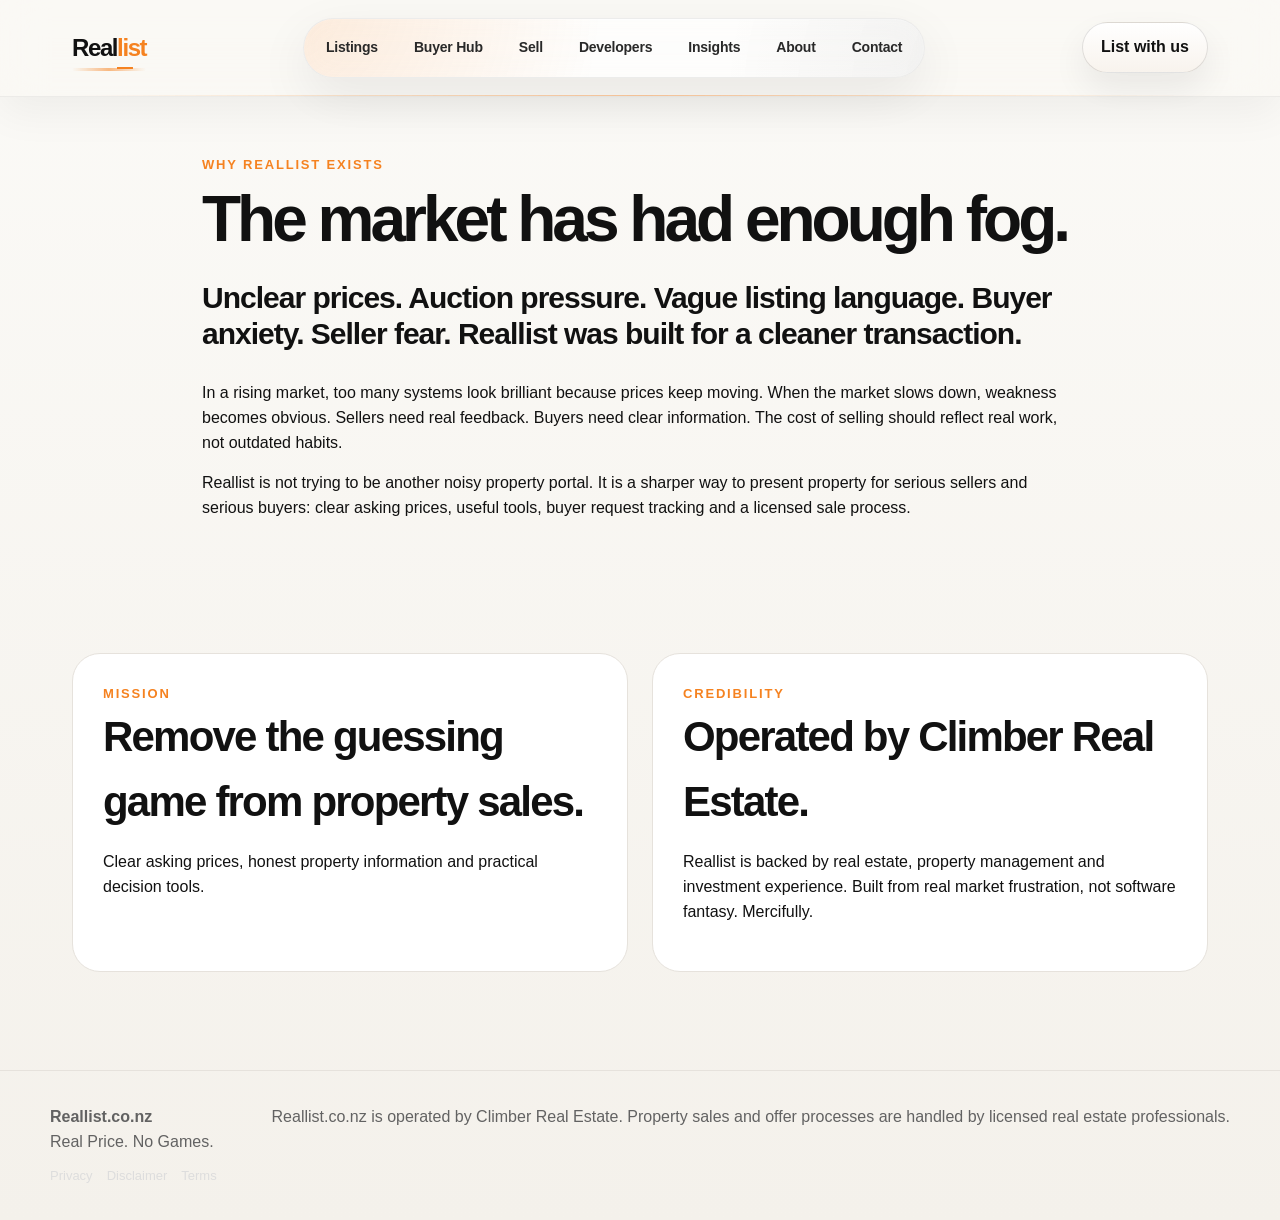
<file: about.html>
<!doctype html><html lang="en"><head><meta charset="utf-8"><meta name="viewport" content="width=device-width,initial-scale=1"><title>About | Reallist</title><meta name="description" content="Reallist is a clear-price property platform with buyer tools, free consulting and licensed sales support."><meta property="og:title" content="About | Reallist"><meta property="og:description" content="Reallist is a clear-price property platform with buyer tools, free consulting and licensed sales support."><meta property="og:type" content="website"><link rel="stylesheet" href="./styles.css?v=37"></head><body><header class="top"><nav class="nav"><a class="logo" href="index.html">Real<span>list</span></a><div class="links"><a href="listings.html">Listings</a><a href="buy.html">Buyer Hub</a><a href="sell.html">Sell</a><a href="developers.html">Developers</a><a href="insights.html">Insights</a><a href="about.html">About</a><a href="contact.html">Contact</a></div><a class="btn alt" href="sell.html">List with us</a></nav></header>
<section class="section narrow"><div class="eyebrow">Why Reallist exists</div><h1 class="h1 compact-title">The market has had enough fog.</h1><p class="manifesto">Unclear prices. Auction pressure. Vague listing language. Buyer anxiety. Seller fear. Reallist was built for a cleaner transaction.</p><p>In a rising market, too many systems look brilliant because prices keep moving. When the market slows down, weakness becomes obvious. Sellers need real feedback. Buyers need clear information. The cost of selling should reflect real work, not outdated habits.</p><p>Reallist is not trying to be another noisy property portal. It is a sharper way to present property for serious sellers and serious buyers: clear asking prices, useful tools, buyer request tracking and a licensed sale process.</p></section>
<section class="section split"><div class="panel"><div class="eyebrow">Mission</div><h2>Remove the guessing game from property sales.</h2><p>Clear asking prices, honest property information and practical decision tools.</p></div><div class="panel"><div class="eyebrow">Credibility</div><h2>Operated by Climber Real Estate.</h2><p>Reallist is backed by real estate, property management and investment experience. Built from real market frustration, not software fantasy. Mercifully.</p></div></section>
<footer class="footer"><div class="footer-inner"><div><b>Reallist.co.nz</b><br>Real Price. No Games.<div class="footer-links"><a href="privacy.html">Privacy</a><a href="disclaimer.html">Disclaimer</a><a href="terms.html">Terms</a></div></div><div>Reallist.co.nz is operated by Climber Real Estate. Property sales and offer processes are handled by licensed real estate professionals.</div></div></footer></body></html>
</file>
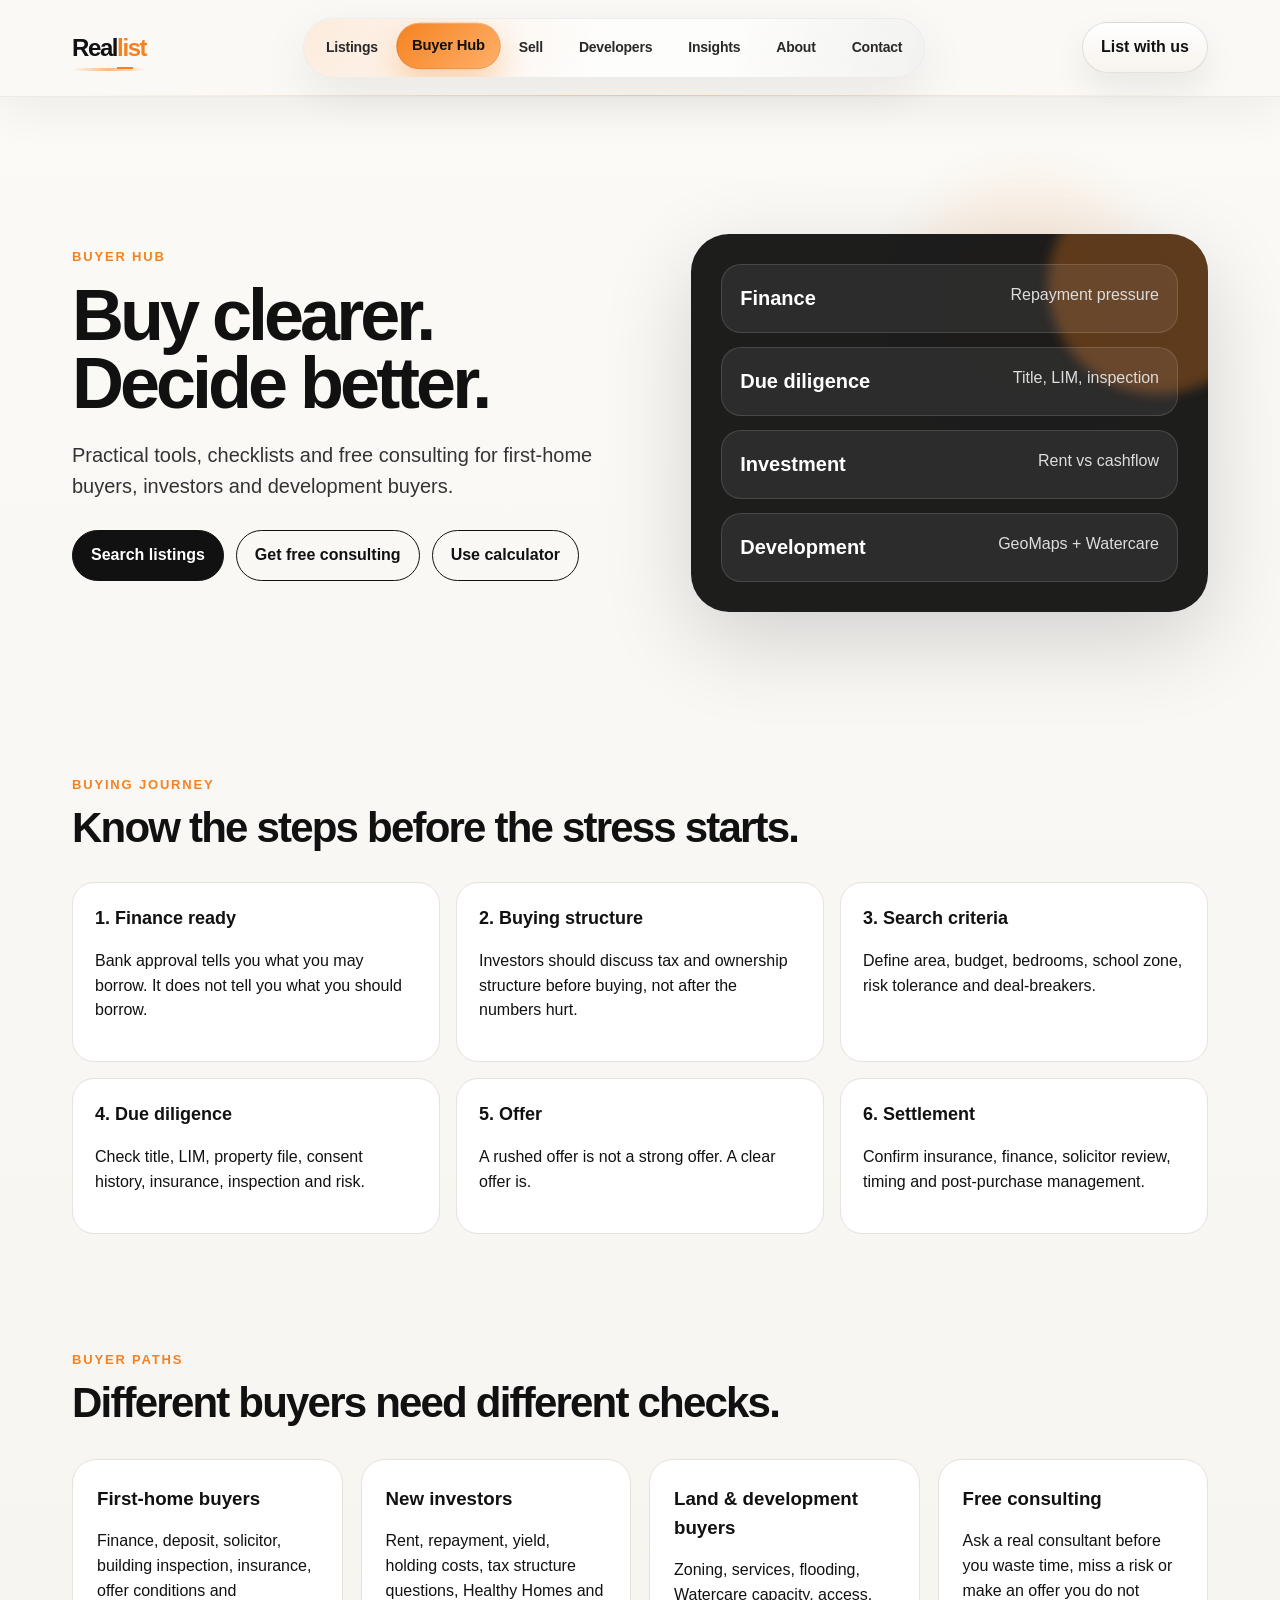
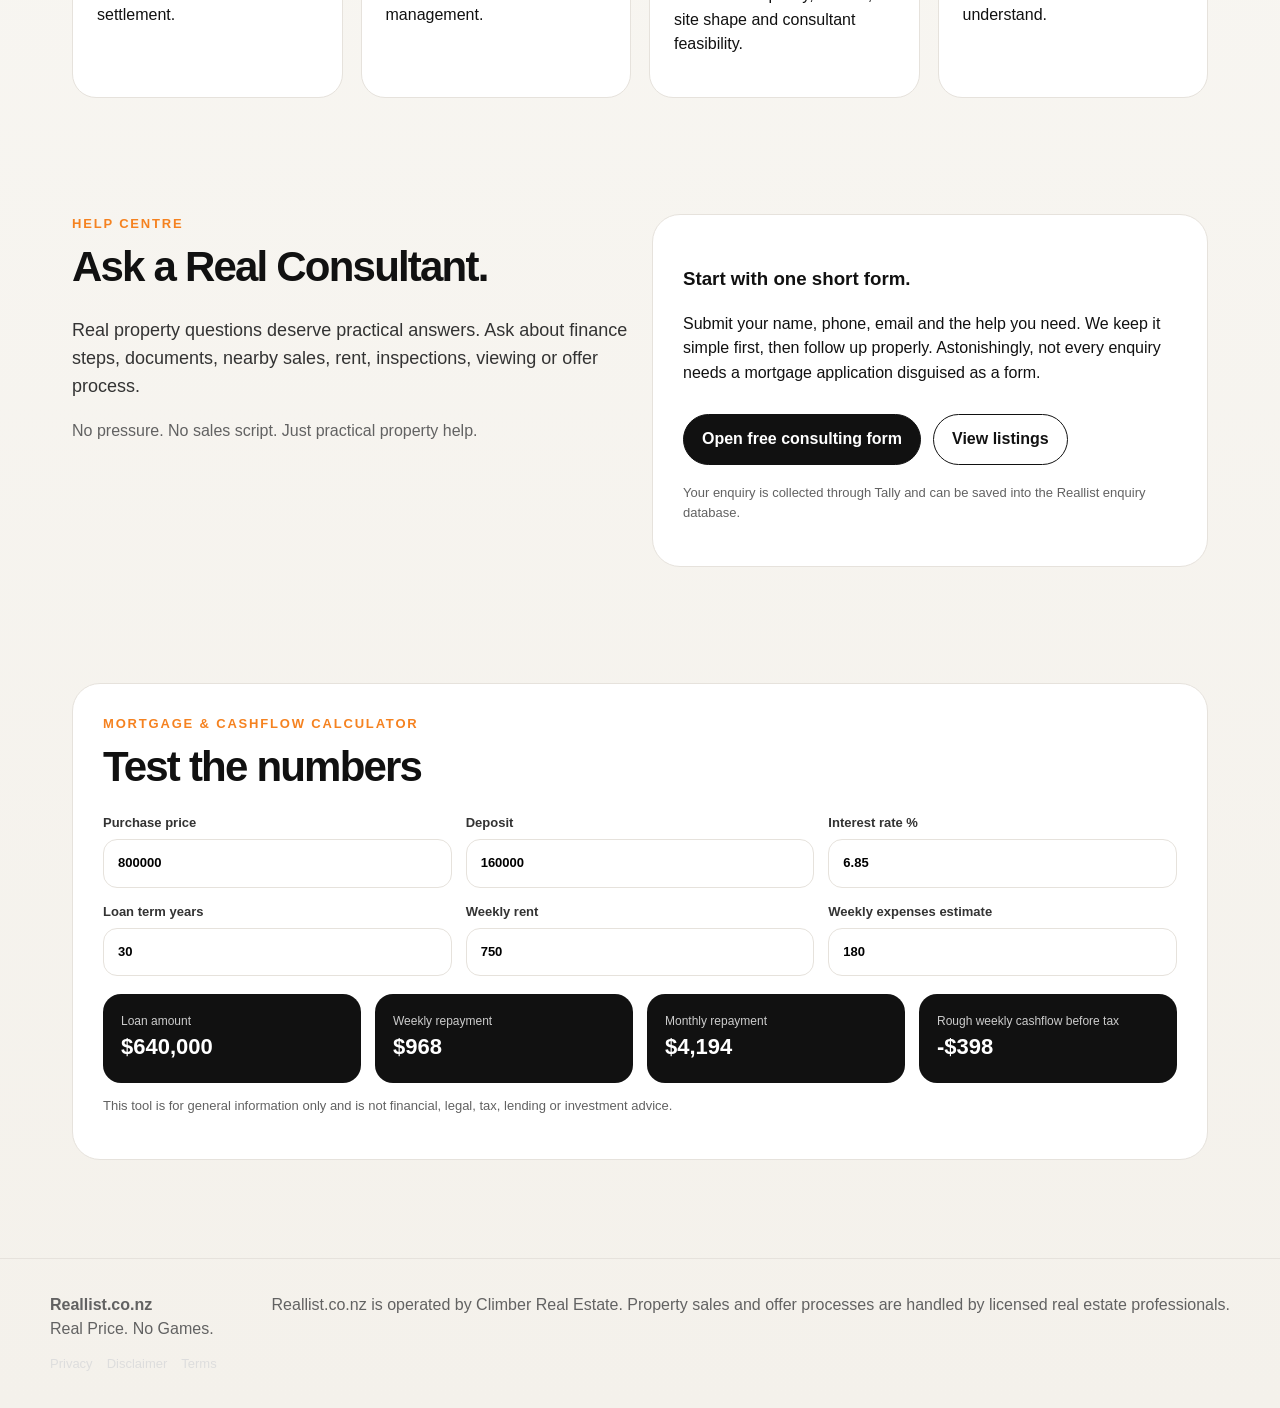
<file: buy.html>
<!doctype html><html lang="en"><head><meta charset="utf-8"><meta name="viewport" content="width=device-width,initial-scale=1"><title>Buyer Hub | Reallist</title><meta name="description" content="Reallist is a clear-price property platform with buyer tools, free consulting and licensed sales support."><meta property="og:title" content="Buyer Hub | Reallist"><meta property="og:description" content="Reallist is a clear-price property platform with buyer tools, free consulting and licensed sales support."><meta property="og:type" content="website"><link rel="stylesheet" href="./styles.css?v=37"></head><body><header class="top"><nav class="nav"><a class="logo" href="index.html">Real<span>list</span></a><div class="links"><a href="listings.html">Listings</a><a href="buy.html">Buyer Hub</a><a href="sell.html">Sell</a><a href="developers.html">Developers</a><a href="insights.html">Insights</a><a href="about.html">About</a><a href="contact.html">Contact</a></div><a class="btn alt" href="sell.html">List with us</a></nav></header>
<section class="hero v19-hero hub-hero"><div><div class="eyebrow">Buyer Hub</div><h1 class="h1">Buy clearer.<br>Decide better.</h1><p class="lead">Practical tools, checklists and free consulting for first-home buyers, investors and development buyers.</p><div class="hero-actions"><a class="btn" href="listings.html">Search listings</a><a class="btn alt" href="https://tally.so/r/jaEe7E?source_page=buyer_hub&request_type=Buyer%20Hub%20Help" target="_blank" rel="noopener">Get free consulting</a><a class="btn alt" href="#calculator">Use calculator</a></div></div><div class="hub-console"><div class="console-row"><b>Finance</b><span>Repayment pressure</span></div><div class="console-row"><b>Due diligence</b><span>Title, LIM, inspection</span></div><div class="console-row"><b>Investment</b><span>Rent vs cashflow</span></div><div class="console-row"><b>Development</b><span>GeoMaps + Watercare</span></div></div></section>
<section class="section"><div class="eyebrow">Buying journey</div><h2 class="h2">Know the steps before the stress starts.</h2><div class="journey-grid"><div><b>1. Finance ready</b><p>Bank approval tells you what you may borrow. It does not tell you what you should borrow.</p></div><div><b>2. Buying structure</b><p>Investors should discuss tax and ownership structure before buying, not after the numbers hurt.</p></div><div><b>3. Search criteria</b><p>Define area, budget, bedrooms, school zone, risk tolerance and deal-breakers.</p></div><div><b>4. Due diligence</b><p>Check title, LIM, property file, consent history, insurance, inspection and risk.</p></div><div><b>5. Offer</b><p>A rushed offer is not a strong offer. A clear offer is.</p></div><div><b>6. Settlement</b><p>Confirm insurance, finance, solicitor review, timing and post-purchase management.</p></div></div></section>
<section class="section"><div class="eyebrow">Buyer paths</div><h2 class="h2">Different buyers need different checks.</h2><div class="tool-grid"><a class="tool-card link-card" href="listings.html?buyer=First-home%20buyer"><h3>First-home buyers</h3><p>Finance, deposit, solicitor, building inspection, insurance, offer conditions and settlement.</p></a><a class="tool-card link-card" href="listings.html?buyer=Investor"><h3>New investors</h3><p>Rent, repayment, yield, holding costs, tax structure questions, Healthy Homes and management.</p></a><a class="tool-card link-card" href="listings.html?buyer=Developer%20/%20land%20buyer"><h3>Land & development buyers</h3><p>Zoning, services, flooding, Watercare capacity, access, site shape and consultant feasibility.</p></a><a class="tool-card link-card" href="https://tally.so/r/jaEe7E?source_page=buyer_hub&request_type=Free%20Consulting" target="_blank" rel="noopener"><h3>Free consulting</h3><p>Ask a real consultant before you waste time, miss a risk or make an offer you do not understand.</p></a></div></section>
<section class="section" id="help-centre"><div class="split"><div><div class="eyebrow">Help Centre</div><h2 class="h2">Ask a Real Consultant.</h2><p class="lead small-lead">Real property questions deserve practical answers. Ask about finance steps, documents, nearby sales, rent, inspections, viewing or offer process.</p><p class="muted">No pressure. No sales script. Just practical property help.</p></div><div class="panel"><h3>Start with one short form.</h3><p>Submit your name, phone, email and the help you need. We keep it simple first, then follow up properly. Astonishingly, not every enquiry needs a mortgage application disguised as a form.</p><div class="hero-actions"><a class="btn" href="https://tally.so/r/jaEe7E?source_page=buyer_hub&request_type=Buyer%20Hub%20Help" target="_blank" rel="noopener">Open free consulting form</a><a class="btn alt" href="listings.html">View listings</a></div><p class="muted small">Your enquiry is collected through Tally and can be saved into the Reallist enquiry database.</p></div></div></section>
<section class="section" id="calculator"><div class="panel"><div class="eyebrow">Mortgage & cashflow calculator</div><h2>Test the numbers</h2><div class="calc" data-calculator><div class="calc-grid"><label>Purchase price<input class="input" data-calc="price" type="number" value="800000"></label><label>Deposit<input class="input" data-calc="deposit" type="number" value="160000"></label><label>Interest rate %<input class="input" data-calc="rate" type="number" step="0.01" value="6.85"></label><label>Loan term years<input class="input" data-calc="term" type="number" value="30"></label><label>Weekly rent<input class="input" data-calc="rent" type="number" value="750"></label><label>Weekly expenses estimate<input class="input" data-calc="expenses" type="number" value="180"></label></div><div class="calc-results"><div><span>Loan amount</span><b data-result="loan">-</b></div><div><span>Weekly repayment</span><b data-result="weekly">-</b></div><div><span>Monthly repayment</span><b data-result="monthly">-</b></div><div><span>Rough weekly cashflow before tax</span><b data-result="cashflow">-</b></div></div><p class="muted small">This tool is for general information only and is not financial, legal, tax, lending or investment advice.</p></div></div></section>
<footer class="footer"><div class="footer-inner"><div><b>Reallist.co.nz</b><br>Real Price. No Games.<div class="footer-links"><a href="privacy.html">Privacy</a><a href="disclaimer.html">Disclaimer</a><a href="terms.html">Terms</a></div></div><div>Reallist.co.nz is operated by Climber Real Estate. Property sales and offer processes are handled by licensed real estate professionals.</div></div></footer><script src="./data/listings.js?v=37"></script><script src="./app.js?v=37"></script></body></html>
</file>
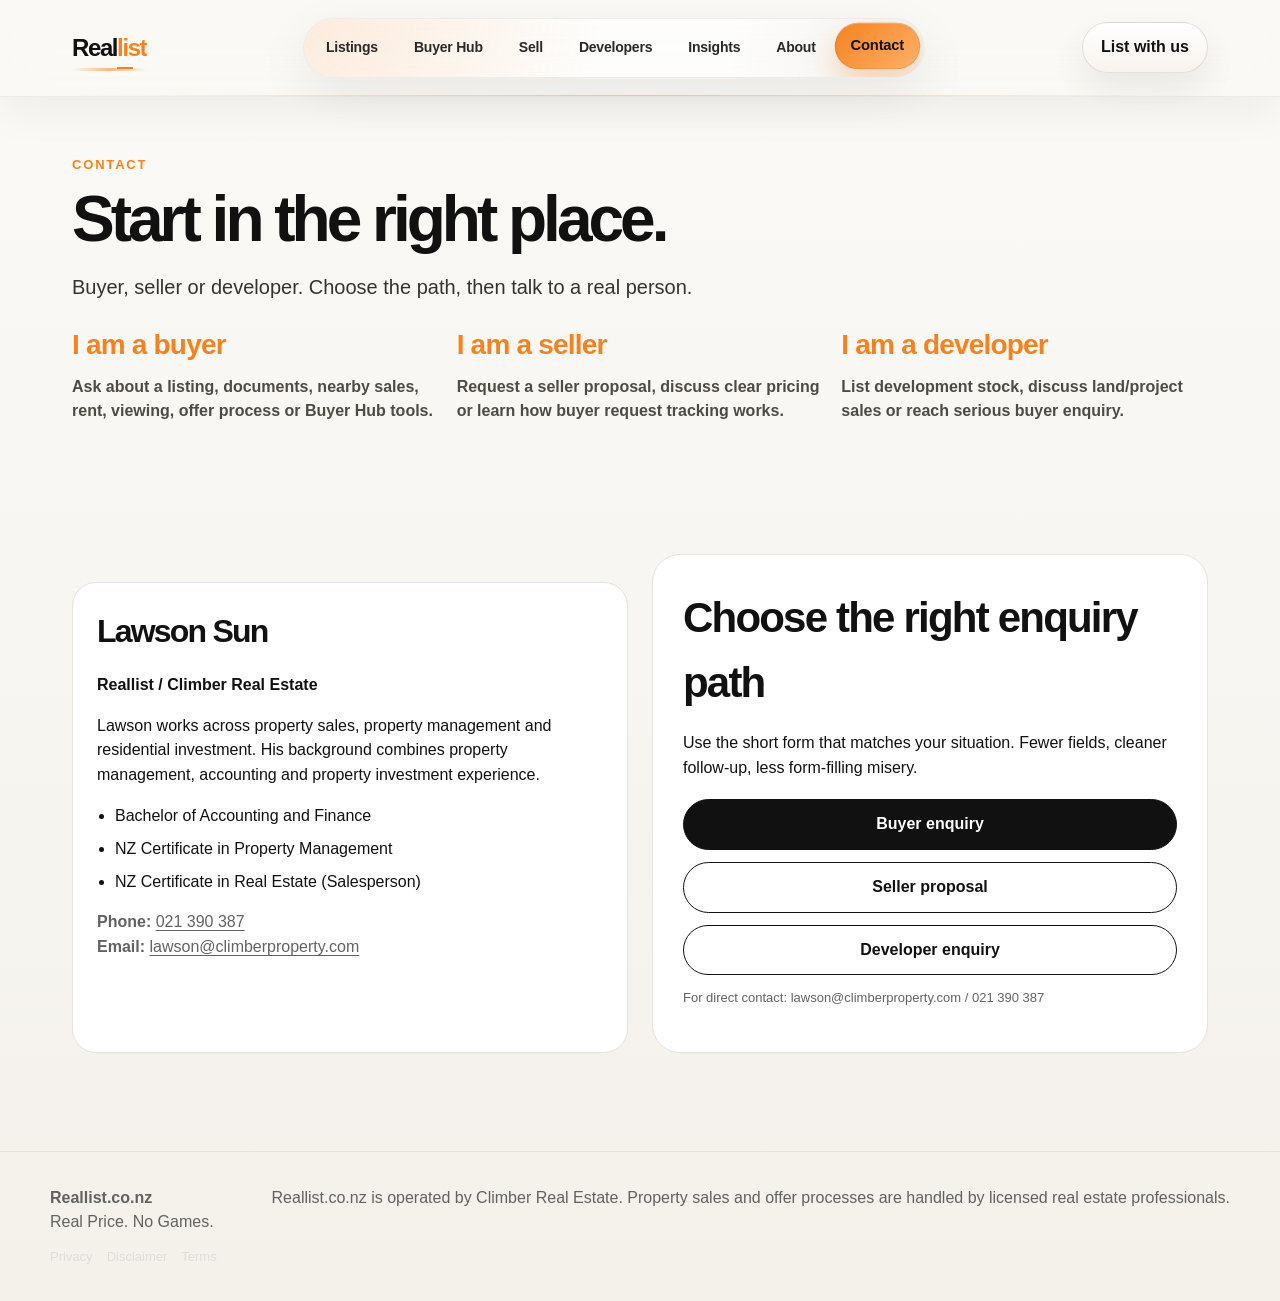
<file: contact.html>
<!doctype html><html lang="en"><head><meta charset="utf-8"><meta name="viewport" content="width=device-width,initial-scale=1"><title>Contact | Reallist</title><meta name="description" content="Reallist is a clear-price property platform with buyer tools, free consulting and licensed sales support."><meta property="og:title" content="Contact | Reallist"><meta property="og:description" content="Reallist is a clear-price property platform with buyer tools, free consulting and licensed sales support."><meta property="og:type" content="website"><link rel="stylesheet" href="./styles.css?v=37"></head><body><header class="top"><nav class="nav"><a class="logo" href="index.html">Real<span>list</span></a><div class="links"><a href="listings.html">Listings</a><a href="buy.html">Buyer Hub</a><a href="sell.html">Sell</a><a href="developers.html">Developers</a><a href="insights.html">Insights</a><a href="about.html">About</a><a href="contact.html">Contact</a></div><a class="btn alt" href="sell.html">List with us</a></nav></header>
<section class="section"><div class="eyebrow">Contact</div><h1 class="h1 compact-title">Start in the right place.</h1><p class="lead">Buyer, seller or developer. Choose the path, then talk to a real person.</p><div class="sharp-grid"><a class="contact-path" href="https://tally.so/r/jaEe7E?source_page=contact&request_type=Buyer%20Contact" target="_blank" rel="noopener"><h2>I am a buyer</h2><p>Ask about a listing, documents, nearby sales, rent, viewing, offer process or Buyer Hub tools.</p></a><a class="contact-path" href="https://tally.so/r/q4NRYY?source_page=contact&request_type=Seller+Proposal" target="_blank" rel="noopener"><h2>I am a seller</h2><p>Request a seller proposal, discuss clear pricing or learn how buyer request tracking works.</p></a><a class="contact-path" href="https://tally.so/r/Ekax8N?source_page=contact&request_type=Developer+Project+Enquiry" target="_blank" rel="noopener"><h2>I am a developer</h2><p>List development stock, discuss land/project sales or reach serious buyer enquiry.</p></a></div></section>
<section class="section split"><div class="person-card"><h2>Lawson Sun</h2><p><b>Reallist / Climber Real Estate</b></p><p>Lawson works across property sales, property management and residential investment. His background combines property management, accounting and property investment experience.</p><ul class="list"><li>Bachelor of Accounting and Finance</li><li>NZ Certificate in Property Management</li><li>NZ Certificate in Real Estate (Salesperson)</li></ul><p class="muted"><b>Phone:</b> <a href="tel:021390387">021 390 387</a><br><b>Email:</b> <a href="mailto:lawson@climberproperty.com">lawson@climberproperty.com</a></p></div><div class="panel"><h2>Choose the right enquiry path</h2><p>Use the short form that matches your situation. Fewer fields, cleaner follow-up, less form-filling misery.</p><div class="stacked-actions"><a class="btn" href="https://tally.so/r/jaEe7E?source_page=contact&request_type=Buyer%20Contact" target="_blank" rel="noopener">Buyer enquiry</a><a class="btn alt" href="https://tally.so/r/q4NRYY?source_page=contact&request_type=Seller+Proposal" target="_blank" rel="noopener">Seller proposal</a><a class="btn alt" href="https://tally.so/r/Ekax8N?source_page=contact&request_type=Developer+Project+Enquiry" target="_blank" rel="noopener">Developer enquiry</a></div><p class="muted small">For direct contact: <a href="mailto:lawson@climberproperty.com">lawson@climberproperty.com</a> / <a href="tel:021390387">021 390 387</a></p></div></section>
<footer class="footer"><div class="footer-inner"><div><b>Reallist.co.nz</b><br>Real Price. No Games.<div class="footer-links"><a href="privacy.html">Privacy</a><a href="disclaimer.html">Disclaimer</a><a href="terms.html">Terms</a></div></div><div>Reallist.co.nz is operated by Climber Real Estate. Property sales and offer processes are handled by licensed real estate professionals.</div></div></footer><script src="./data/listings.js?v=37"></script><script src="./app.js?v=37"></script></body></html>
</file>
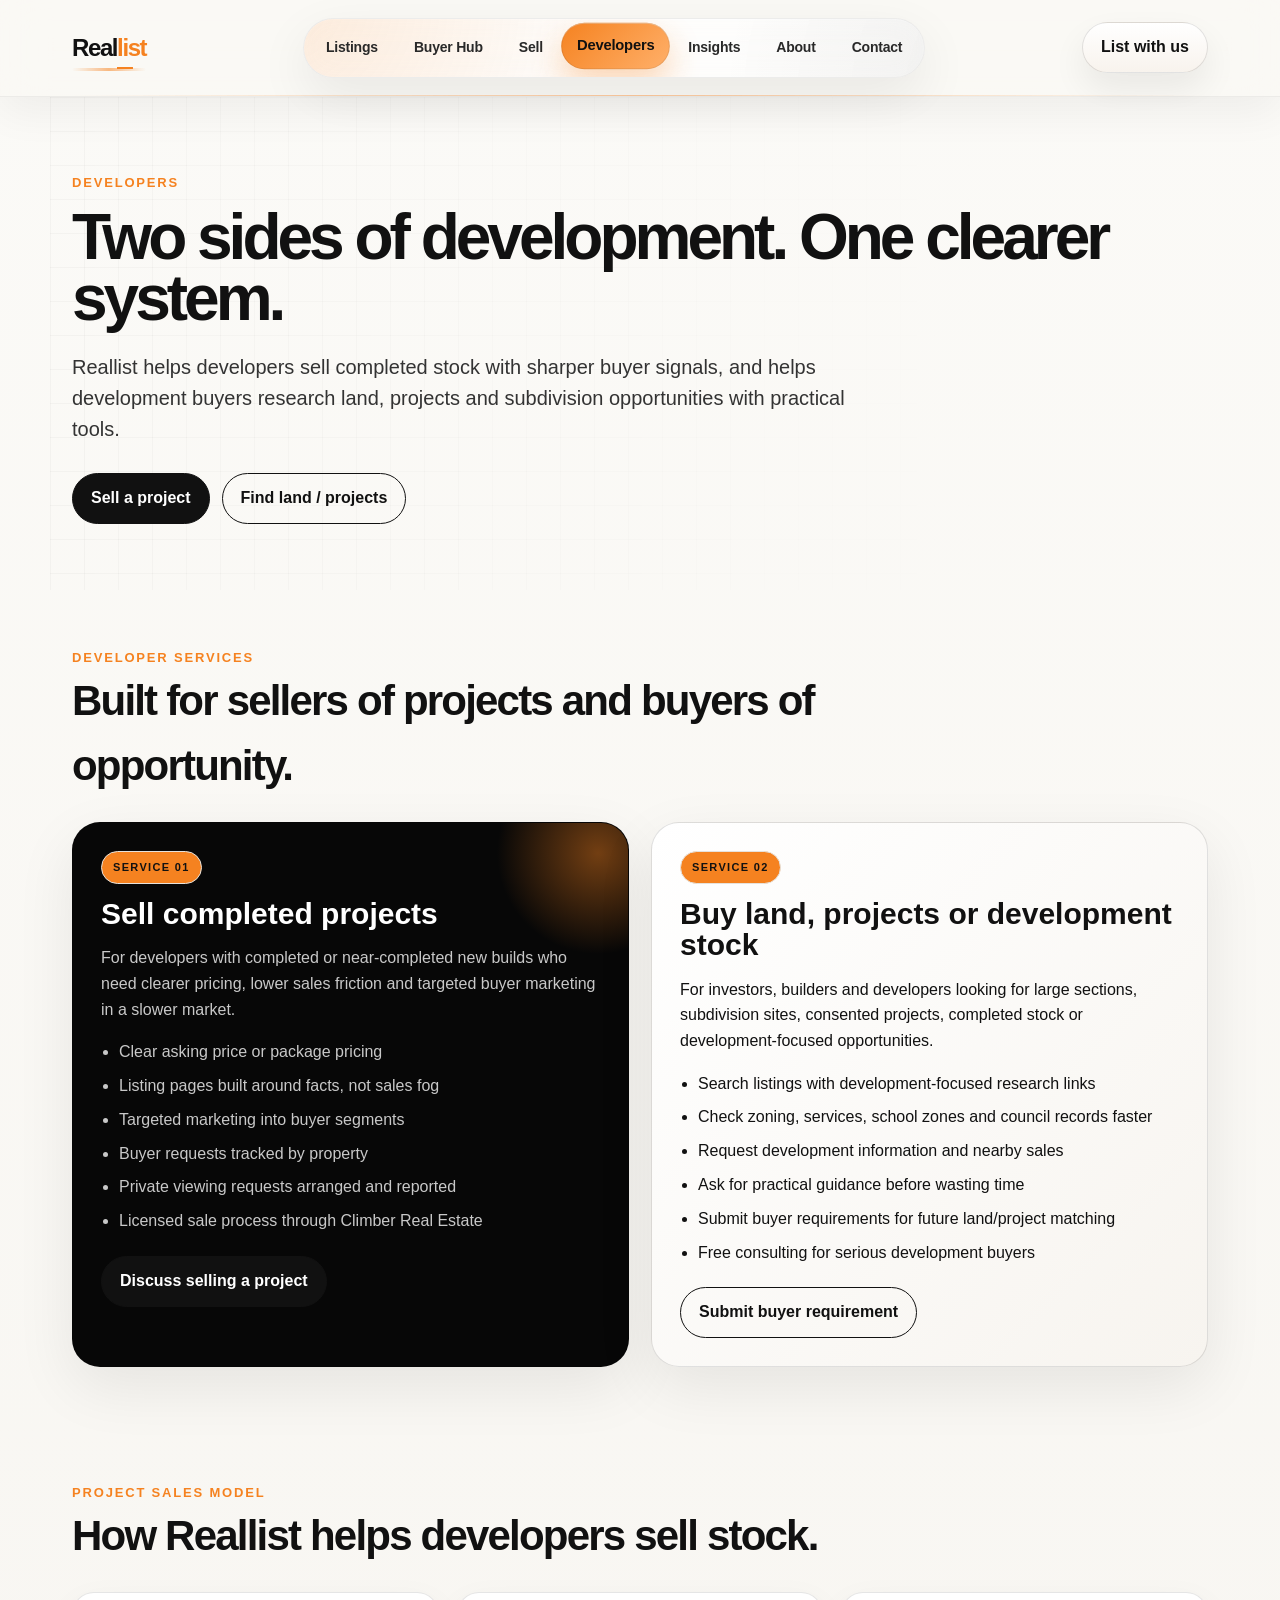
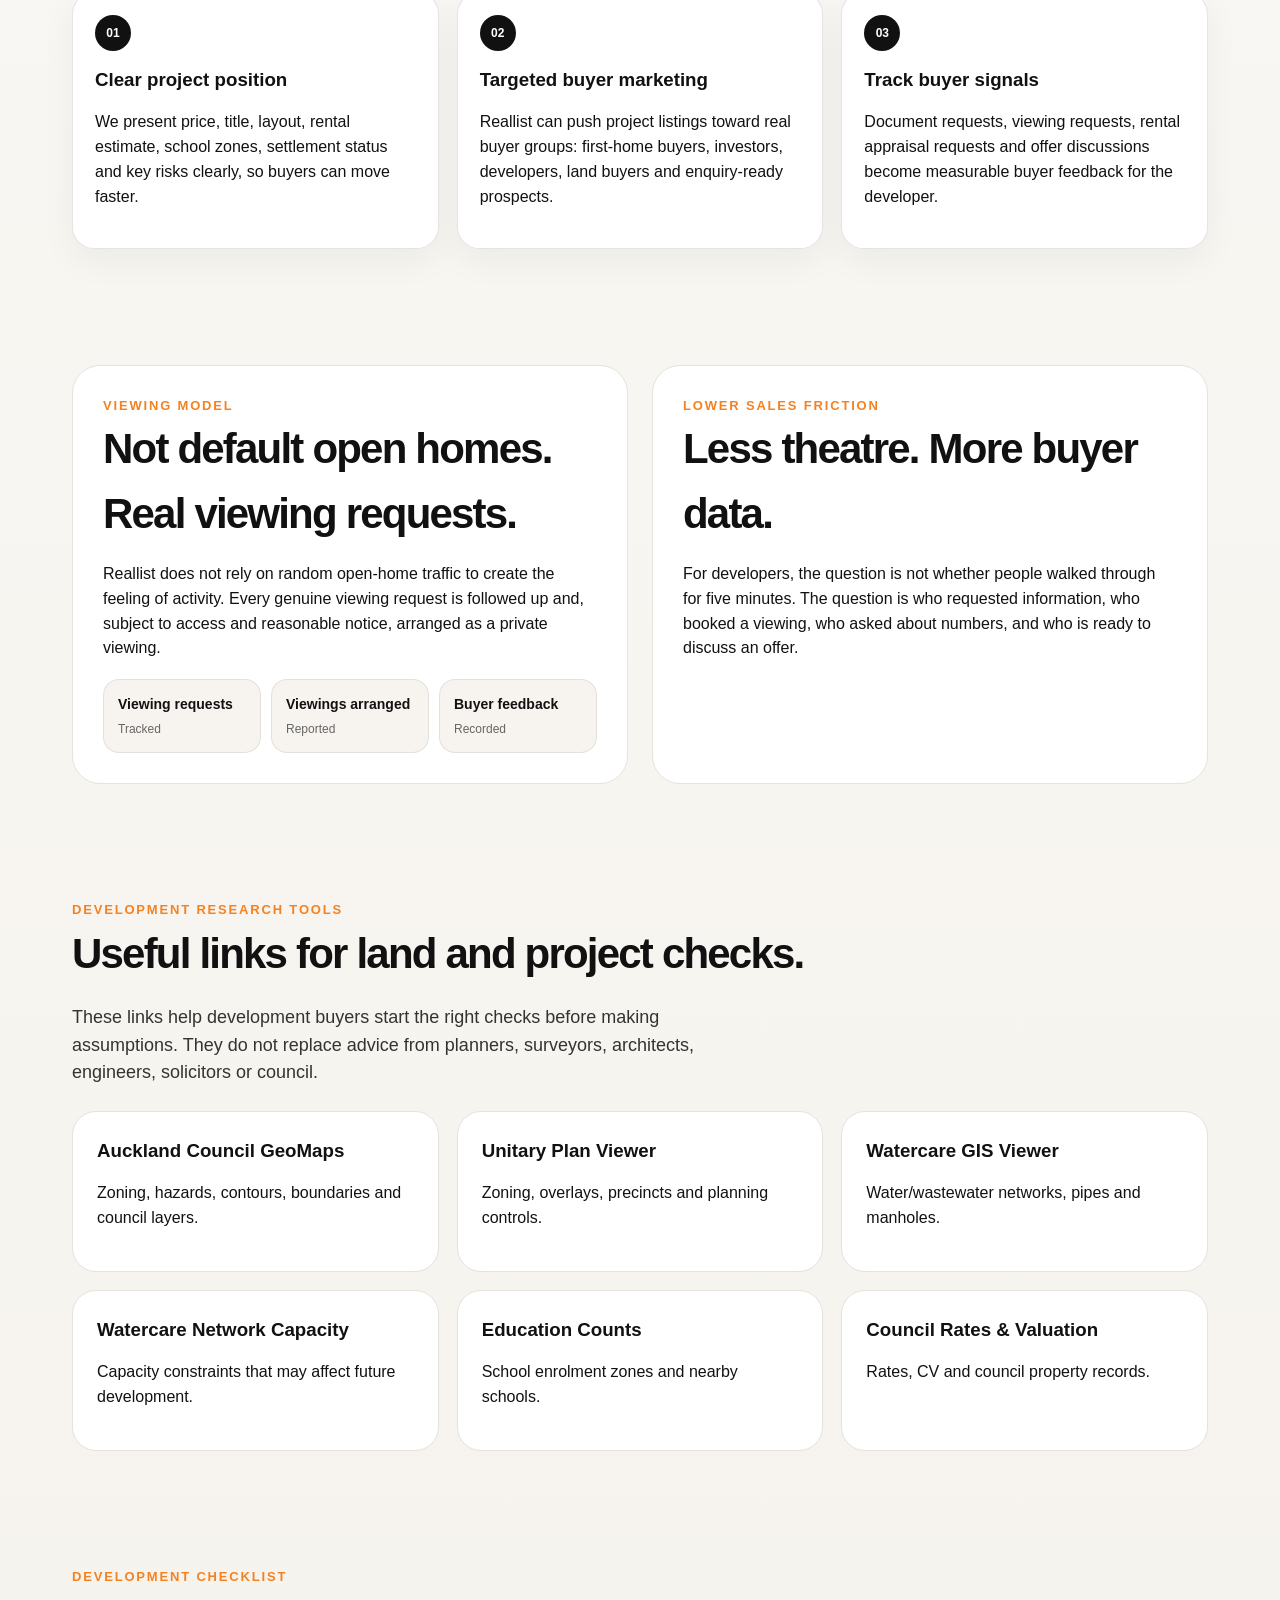
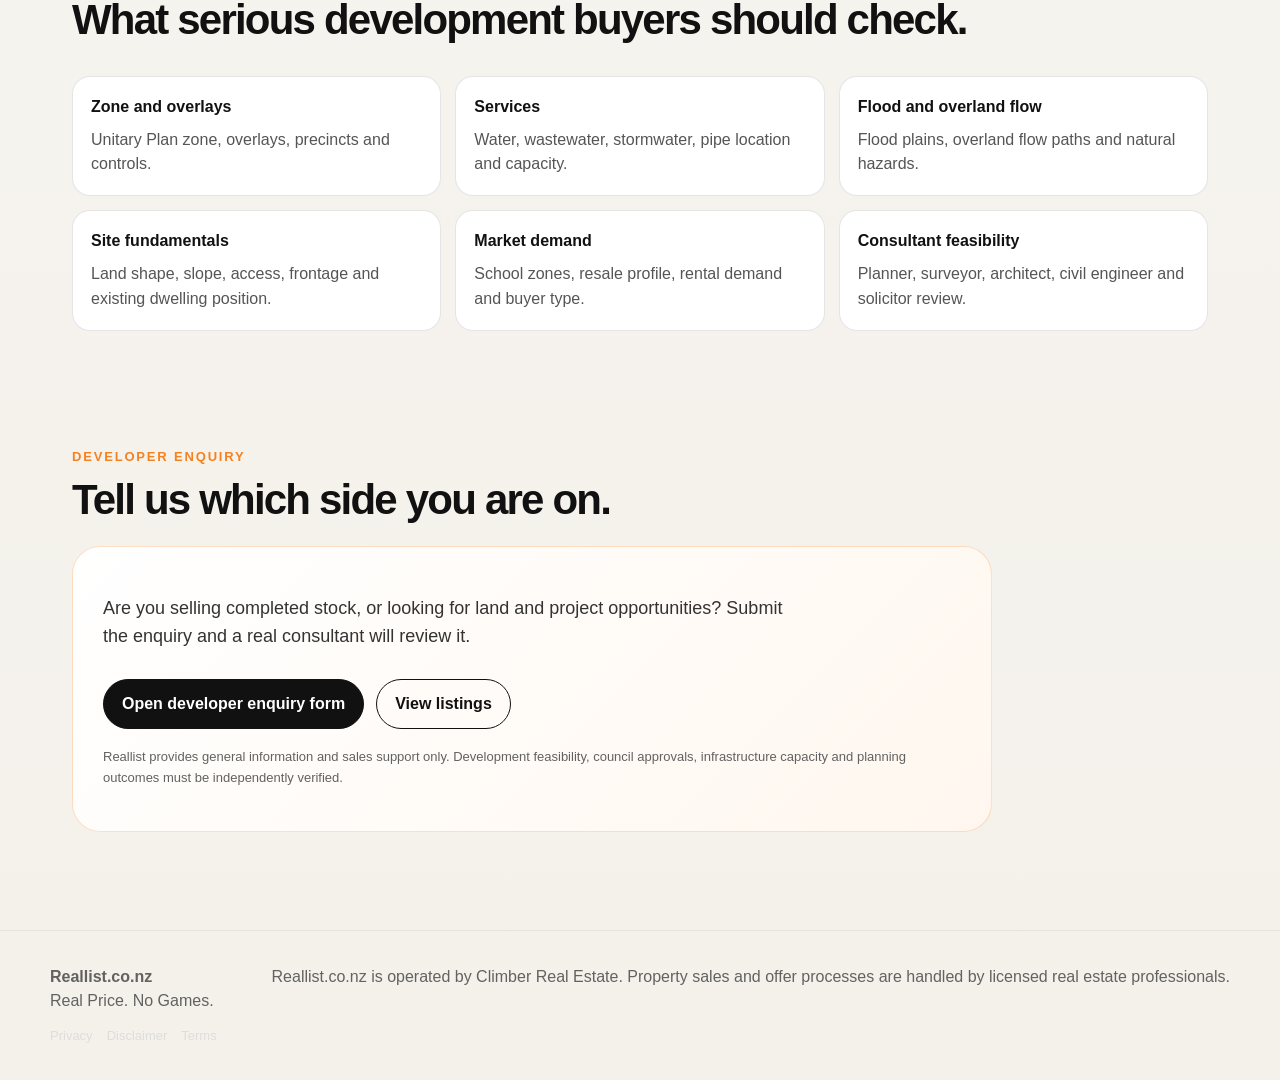
<file: developers.html>
<!doctype html><html lang="en"><head><meta charset="utf-8"><meta name="viewport" content="width=device-width,initial-scale=1"><title>Developers | Reallist</title><meta name="description" content="Reallist helps developers sell completed projects with lower-cost clear-price marketing and helps development buyers research land and project opportunities."><meta property="og:title" content="Developers | Reallist"><meta property="og:description" content="Two developer services: sell completed projects and help development buyers research land, sites and project opportunities."><meta property="og:type" content="website"><link rel="stylesheet" href="./styles.css?v=37"></head><body><header class="top"><nav class="nav"><a class="logo" href="index.html">Real<span>list</span></a><div class="links"><a href="listings.html">Listings</a><a href="buy.html">Buyer Hub</a><a href="sell.html">Sell</a><a href="developers.html">Developers</a><a href="insights.html">Insights</a><a href="about.html">About</a><a href="contact.html">Contact</a></div><a class="btn alt" href="sell.html">List with us</a></nav></header>

<section class="section hero-lite tech-bg developer-hero"><div class="eyebrow">Developers</div><h1 class="h1 compact-title">Two sides of development. One clearer system.</h1><p class="lead">Reallist helps developers sell completed stock with sharper buyer signals, and helps development buyers research land, projects and subdivision opportunities with practical tools.</p><div class="hero-actions"><a class="btn" href="#sell-projects">Sell a project</a><a class="btn alt" href="#buy-development">Find land / projects</a></div></section>

<section class="section developer-two-lanes"><div class="eyebrow">Developer services</div><h2 class="h2">Built for sellers of projects and buyers of opportunity.</h2><div class="lane-grid"><article class="lane-card dark-card" id="sell-projects"><div class="pill">Service 01</div><h3>Sell completed projects</h3><p>For developers with completed or near-completed new builds who need clearer pricing, lower sales friction and targeted buyer marketing in a slower market.</p><ul class="list clean-list"><li>Clear asking price or package pricing</li><li>Listing pages built around facts, not sales fog</li><li>Targeted marketing into buyer segments</li><li>Buyer requests tracked by property</li><li>Private viewing requests arranged and reported</li><li>Licensed sale process through Climber Real Estate</li></ul><a class="btn" href="https://tally.so/r/Ekax8N?source_page=developers_sell_project&request_type=Sell+Completed+Project" target="_blank" rel="noopener">Discuss selling a project</a></article><article class="lane-card light-card" id="buy-development"><div class="pill">Service 02</div><h3>Buy land, projects or development stock</h3><p>For investors, builders and developers looking for large sections, subdivision sites, consented projects, completed stock or development-focused opportunities.</p><ul class="list clean-list"><li>Search listings with development-focused research links</li><li>Check zoning, services, school zones and council records faster</li><li>Request development information and nearby sales</li><li>Ask for practical guidance before wasting time</li><li>Submit buyer requirements for future land/project matching</li><li>Free consulting for serious development buyers</li></ul><a class="btn alt" href="https://tally.so/r/Ekax8N?source_page=developers_buy_project&request_type=Development+Buyer+Enquiry" target="_blank" rel="noopener">Submit buyer requirement</a></article></div></section>

<section class="section"><div class="eyebrow">Project sales model</div><h2 class="h2">How Reallist helps developers sell stock.</h2><div class="feature-grid three"><div class="mini-card"><span class="step">01</span><h3>Clear project position</h3><p>We present price, title, layout, rental estimate, school zones, settlement status and key risks clearly, so buyers can move faster.</p></div><div class="mini-card"><span class="step">02</span><h3>Targeted buyer marketing</h3><p>Reallist can push project listings toward real buyer groups: first-home buyers, investors, developers, land buyers and enquiry-ready prospects.</p></div><div class="mini-card"><span class="step">03</span><h3>Track buyer signals</h3><p>Document requests, viewing requests, rental appraisal requests and offer discussions become measurable buyer feedback for the developer.</p></div></div></section>

<section class="section split"><div class="panel"><div class="eyebrow">Viewing model</div><h2>Not default open homes. Real viewing requests.</h2><p>Reallist does not rely on random open-home traffic to create the feeling of activity. Every genuine viewing request is followed up and, subject to access and reasonable notice, arranged as a private viewing.</p><div class="metric-row"><div><b>Viewing requests</b><span>Tracked</span></div><div><b>Viewings arranged</b><span>Reported</span></div><div><b>Buyer feedback</b><span>Recorded</span></div></div></div><div class="panel"><div class="eyebrow">Lower sales friction</div><h2>Less theatre. More buyer data.</h2><p>For developers, the question is not whether people walked through for five minutes. The question is who requested information, who booked a viewing, who asked about numbers, and who is ready to discuss an offer.</p></div></section>

<section class="section" id="toolkit"><div class="eyebrow">Development research tools</div><h2 class="h2">Useful links for land and project checks.</h2><p class="lead small-lead">These links help development buyers start the right checks before making assumptions. They do not replace advice from planners, surveyors, architects, engineers, solicitors or council.</p><div class="tool-grid small-cards"><a class="tool-card link-card" href="https://geomapspublic.aucklandcouncil.govt.nz/viewer/index.html" target="_blank" rel="noopener"><h3>Auckland Council GeoMaps</h3><p>Zoning, hazards, contours, boundaries and council layers.</p></a><a class="tool-card link-card" href="https://unitaryplanmaps.aucklandcouncil.govt.nz/upviewer/" target="_blank" rel="noopener"><h3>Unitary Plan Viewer</h3><p>Zoning, overlays, precincts and planning controls.</p></a><a class="tool-card link-card" href="https://www.watercare.co.nz/builders-and-developers/tools-fees-and-resources/gis-maps" target="_blank" rel="noopener"><h3>Watercare GIS Viewer</h3><p>Water/wastewater networks, pipes and manholes.</p></a><a class="tool-card link-card" href="https://www.watercare.co.nz/builders-and-developers/consultation/network-capacity-in-auckland" target="_blank" rel="noopener"><h3>Watercare Network Capacity</h3><p>Capacity constraints that may affect future development.</p></a><a class="tool-card link-card" href="https://www.educationcounts.govt.nz/find-school" target="_blank" rel="noopener"><h3>Education Counts</h3><p>School enrolment zones and nearby schools.</p></a><a class="tool-card link-card" href="https://www.aucklandcouncil.govt.nz/property-rates-valuations/Pages/find-property-rates-valuation.aspx" target="_blank" rel="noopener"><h3>Council Rates & Valuation</h3><p>Rates, CV and council property records.</p></a></div></section>

<section class="section"><div class="eyebrow">Development checklist</div><h2 class="h2">What serious development buyers should check.</h2><div class="check-grid"><div><b>Zone and overlays</b><span>Unitary Plan zone, overlays, precincts and controls.</span></div><div><b>Services</b><span>Water, wastewater, stormwater, pipe location and capacity.</span></div><div><b>Flood and overland flow</b><span>Flood plains, overland flow paths and natural hazards.</span></div><div><b>Site fundamentals</b><span>Land shape, slope, access, frontage and existing dwelling position.</span></div><div><b>Market demand</b><span>School zones, resale profile, rental demand and buyer type.</span></div><div><b>Consultant feasibility</b><span>Planner, surveyor, architect, civil engineer and solicitor review.</span></div></div></section>

<section class="section" id="developer-form"><div class="eyebrow">Developer enquiry</div><h2 class="h2">Tell us which side you are on.</h2><div class="panel wide-form action-panel"><p class="lead small-lead">Are you selling completed stock, or looking for land and project opportunities? Submit the enquiry and a real consultant will review it.</p><div class="hero-actions"><a class="btn" href="https://tally.so/r/Ekax8N?source_page=developers&request_type=Developer+Project+Enquiry" target="_blank" rel="noopener">Open developer enquiry form</a><a class="btn alt" href="listings.html">View listings</a></div><p class="muted small">Reallist provides general information and sales support only. Development feasibility, council approvals, infrastructure capacity and planning outcomes must be independently verified.</p></div></section>

<footer class="footer"><div class="footer-inner"><div><b>Reallist.co.nz</b><br>Real Price. No Games.<div class="footer-links"><a href="privacy.html">Privacy</a><a href="disclaimer.html">Disclaimer</a><a href="terms.html">Terms</a></div></div><div>Reallist.co.nz is operated by Climber Real Estate. Property sales and offer processes are handled by licensed real estate professionals.</div></div></footer><script src="./data/listings.js?v=37"></script><script src="./app.js?v=37"></script></body></html>
</file>
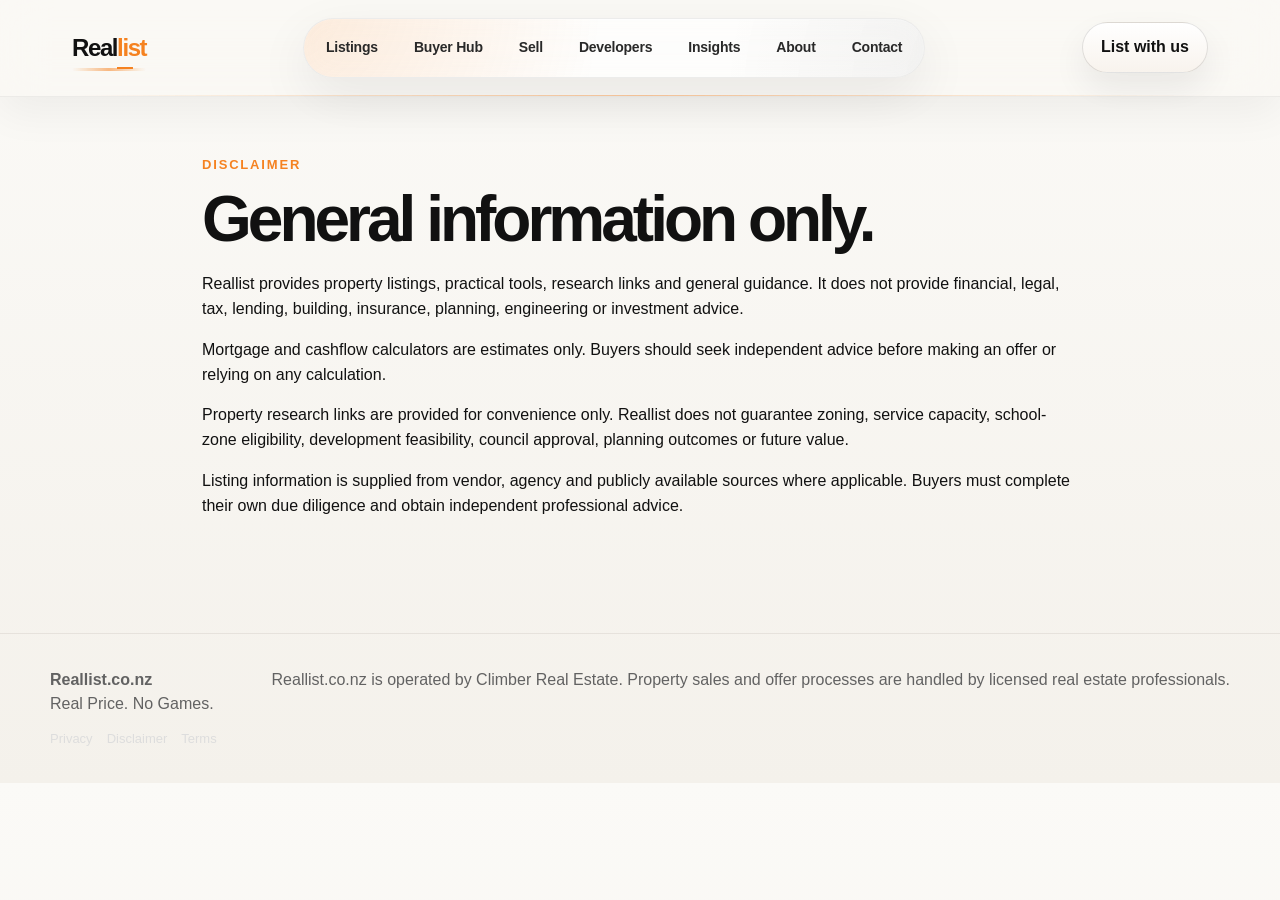
<file: disclaimer.html>
<!doctype html><html lang="en"><head><meta charset="utf-8"><meta name="viewport" content="width=device-width,initial-scale=1"><title>Disclaimer | Reallist</title><meta name="description" content="Reallist is a clear-price property platform with buyer tools, free consulting and licensed sales support."><meta property="og:title" content="Disclaimer | Reallist"><meta property="og:description" content="Reallist is a clear-price property platform with buyer tools, free consulting and licensed sales support."><meta property="og:type" content="website"><link rel="stylesheet" href="./styles.css?v=37"></head><body><header class="top"><nav class="nav"><a class="logo" href="index.html">Real<span>list</span></a><div class="links"><a href="listings.html">Listings</a><a href="buy.html">Buyer Hub</a><a href="sell.html">Sell</a><a href="developers.html">Developers</a><a href="insights.html">Insights</a><a href="about.html">About</a><a href="contact.html">Contact</a></div><a class="btn alt" href="sell.html">List with us</a></nav></header>
<section class="section narrow"><div class="eyebrow">Disclaimer</div><h1 class="h1 compact-title">General information only.</h1><p>Reallist provides property listings, practical tools, research links and general guidance. It does not provide financial, legal, tax, lending, building, insurance, planning, engineering or investment advice.</p><p>Mortgage and cashflow calculators are estimates only. Buyers should seek independent advice before making an offer or relying on any calculation.</p><p>Property research links are provided for convenience only. Reallist does not guarantee zoning, service capacity, school-zone eligibility, development feasibility, council approval, planning outcomes or future value.</p><p>Listing information is supplied from vendor, agency and publicly available sources where applicable. Buyers must complete their own due diligence and obtain independent professional advice.</p></section>
<footer class="footer"><div class="footer-inner"><div><b>Reallist.co.nz</b><br>Real Price. No Games.<div class="footer-links"><a href="privacy.html">Privacy</a><a href="disclaimer.html">Disclaimer</a><a href="terms.html">Terms</a></div></div><div>Reallist.co.nz is operated by Climber Real Estate. Property sales and offer processes are handled by licensed real estate professionals.</div></div></footer></body></html>
</file>
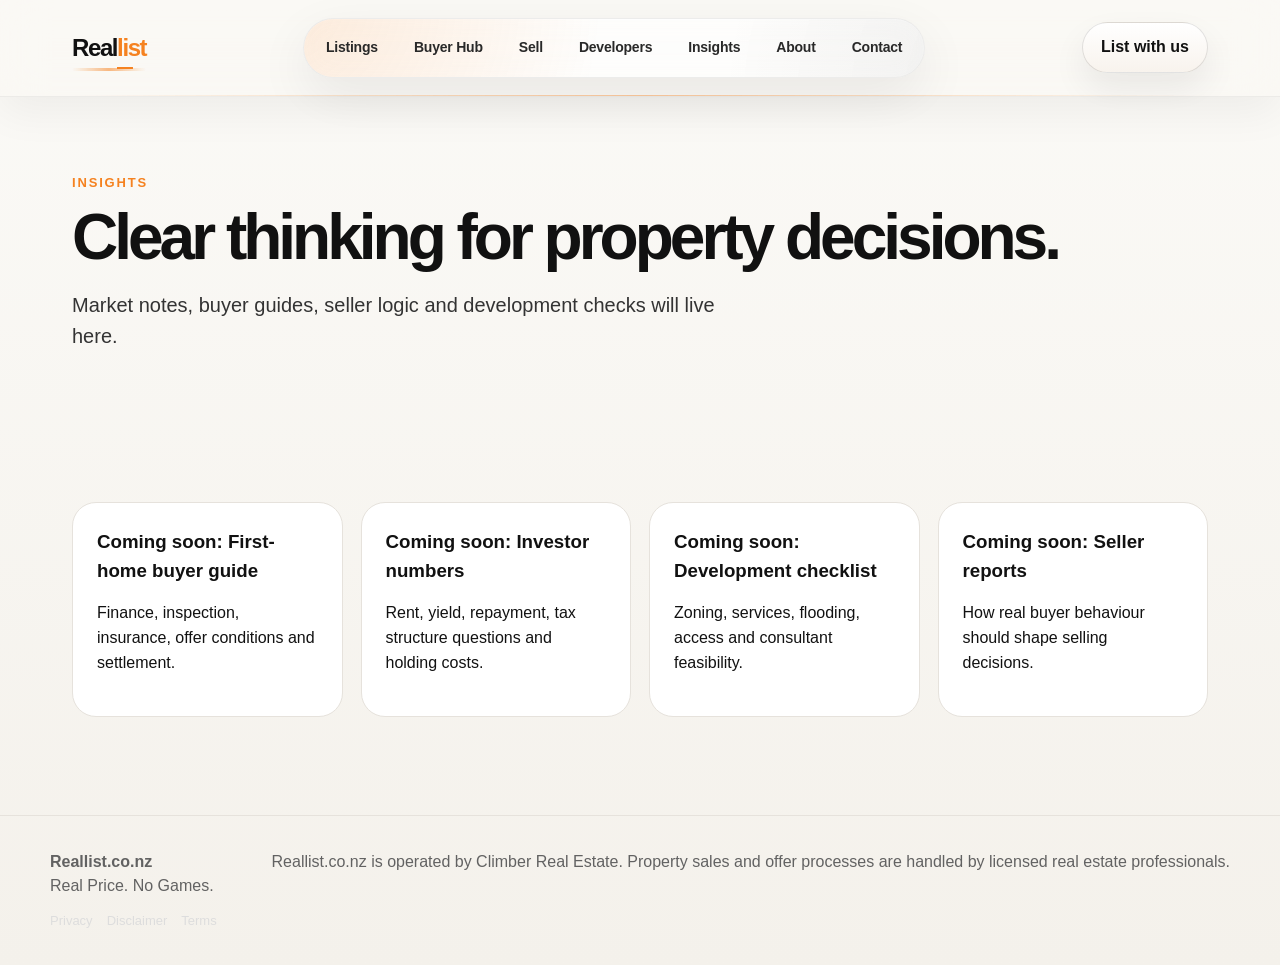
<file: insights.html>
<!doctype html><html lang="en"><head><meta charset="utf-8"><meta name="viewport" content="width=device-width,initial-scale=1"><title>Insights | Reallist</title><meta name="description" content="Reallist is a clear-price property platform with buyer tools, free consulting and licensed sales support."><meta property="og:title" content="Insights | Reallist"><meta property="og:description" content="Reallist is a clear-price property platform with buyer tools, free consulting and licensed sales support."><meta property="og:type" content="website"><link rel="stylesheet" href="./styles.css?v=37"></head><body><header class="top"><nav class="nav"><a class="logo" href="index.html">Real<span>list</span></a><div class="links"><a href="listings.html">Listings</a><a href="buy.html">Buyer Hub</a><a href="sell.html">Sell</a><a href="developers.html">Developers</a><a href="insights.html">Insights</a><a href="about.html">About</a><a href="contact.html">Contact</a></div><a class="btn alt" href="sell.html">List with us</a></nav></header>
<section class="section hero-lite"><div class="eyebrow">Insights</div><h1 class="h1 compact-title">Clear thinking for property decisions.</h1><p class="lead">Market notes, buyer guides, seller logic and development checks will live here.</p></section><section class="section"><div class="tool-grid"><div class="tool-card"><h3>Coming soon: First-home buyer guide</h3><p>Finance, inspection, insurance, offer conditions and settlement.</p></div><div class="tool-card"><h3>Coming soon: Investor numbers</h3><p>Rent, yield, repayment, tax structure questions and holding costs.</p></div><div class="tool-card"><h3>Coming soon: Development checklist</h3><p>Zoning, services, flooding, access and consultant feasibility.</p></div><div class="tool-card"><h3>Coming soon: Seller reports</h3><p>How real buyer behaviour should shape selling decisions.</p></div></div></section>
<footer class="footer"><div class="footer-inner"><div><b>Reallist.co.nz</b><br>Real Price. No Games.<div class="footer-links"><a href="privacy.html">Privacy</a><a href="disclaimer.html">Disclaimer</a><a href="terms.html">Terms</a></div></div><div>Reallist.co.nz is operated by Climber Real Estate. Property sales and offer processes are handled by licensed real estate professionals.</div></div></footer></body></html>
</file>
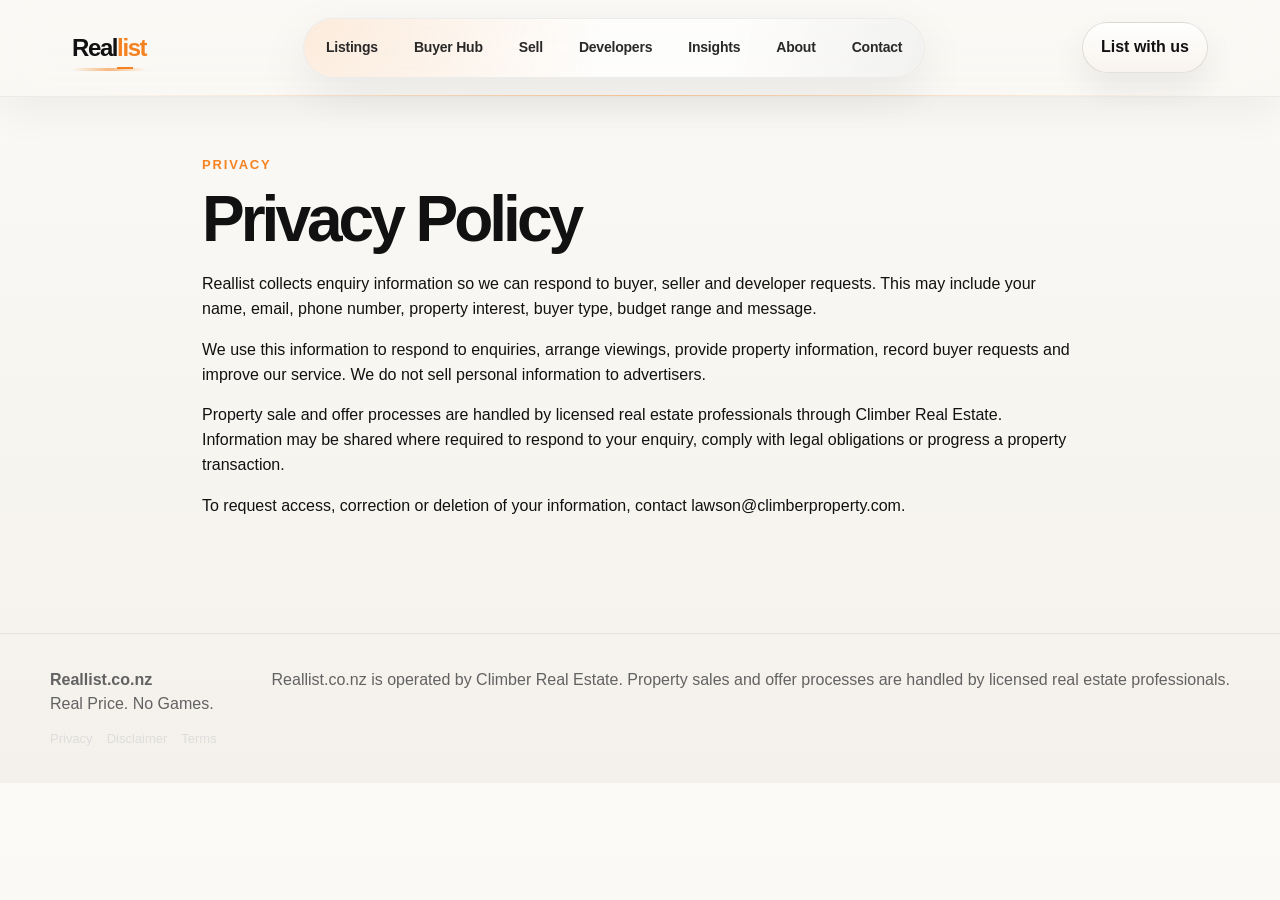
<file: privacy.html>
<!doctype html><html lang="en"><head><meta charset="utf-8"><meta name="viewport" content="width=device-width,initial-scale=1"><title>Privacy Policy | Reallist</title><meta name="description" content="Reallist is a clear-price property platform with buyer tools, free consulting and licensed sales support."><meta property="og:title" content="Privacy Policy | Reallist"><meta property="og:description" content="Reallist is a clear-price property platform with buyer tools, free consulting and licensed sales support."><meta property="og:type" content="website"><link rel="stylesheet" href="./styles.css?v=37"></head><body><header class="top"><nav class="nav"><a class="logo" href="index.html">Real<span>list</span></a><div class="links"><a href="listings.html">Listings</a><a href="buy.html">Buyer Hub</a><a href="sell.html">Sell</a><a href="developers.html">Developers</a><a href="insights.html">Insights</a><a href="about.html">About</a><a href="contact.html">Contact</a></div><a class="btn alt" href="sell.html">List with us</a></nav></header>
<section class="section narrow"><div class="eyebrow">Privacy</div><h1 class="h1 compact-title">Privacy Policy</h1><p>Reallist collects enquiry information so we can respond to buyer, seller and developer requests. This may include your name, email, phone number, property interest, buyer type, budget range and message.</p><p>We use this information to respond to enquiries, arrange viewings, provide property information, record buyer requests and improve our service. We do not sell personal information to advertisers.</p><p>Property sale and offer processes are handled by licensed real estate professionals through Climber Real Estate. Information may be shared where required to respond to your enquiry, comply with legal obligations or progress a property transaction.</p><p>To request access, correction or deletion of your information, contact lawson@climberproperty.com.</p></section>
<footer class="footer"><div class="footer-inner"><div><b>Reallist.co.nz</b><br>Real Price. No Games.<div class="footer-links"><a href="privacy.html">Privacy</a><a href="disclaimer.html">Disclaimer</a><a href="terms.html">Terms</a></div></div><div>Reallist.co.nz is operated by Climber Real Estate. Property sales and offer processes are handled by licensed real estate professionals.</div></div></footer></body></html>
</file>
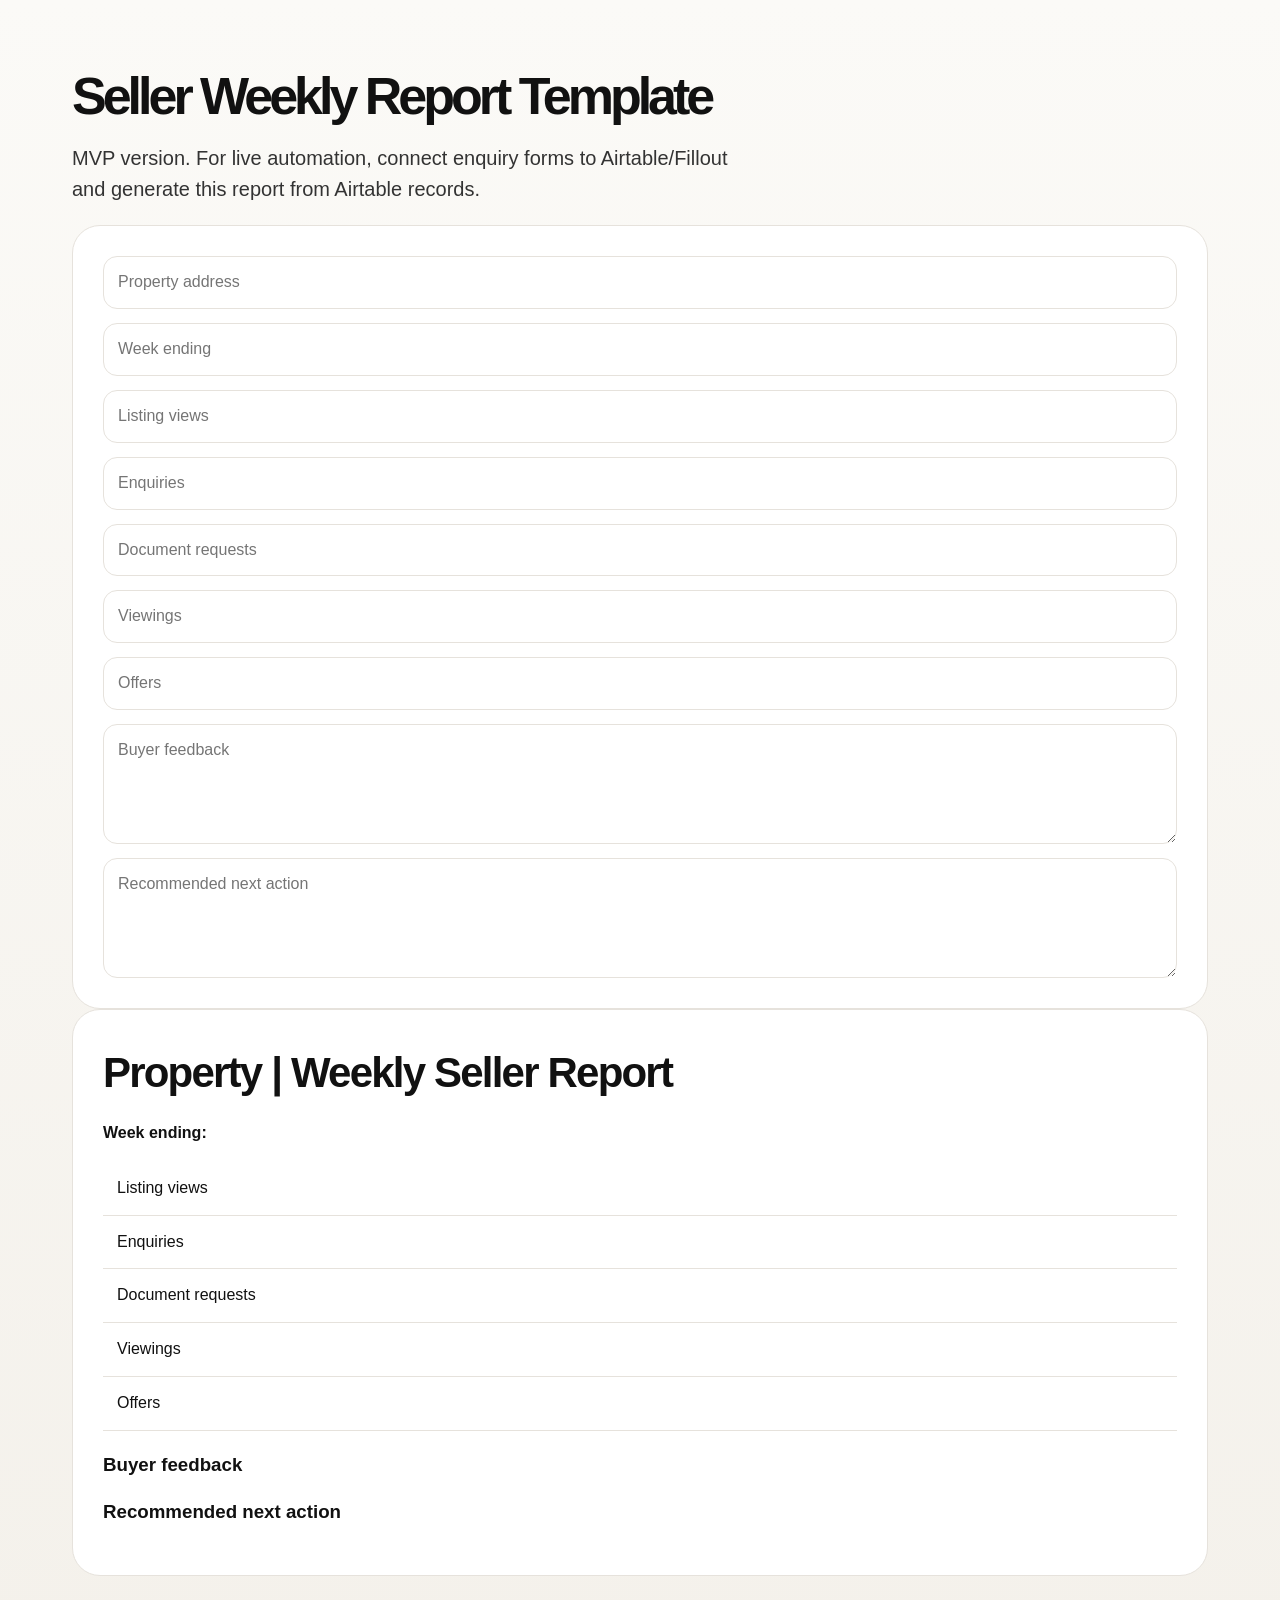
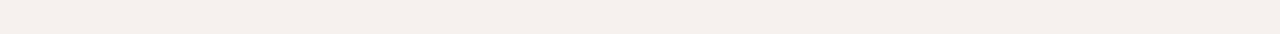
<file: report.html>
<!doctype html><html><head><meta charset="utf-8"><meta name="viewport" content="width=device-width,initial-scale=1"><title>Seller Report Template | Reallist</title><link rel="stylesheet" href="../styles.css"></head><body><section class="section"><h1 class="h1" style="font-size:52px">Seller Weekly Report Template</h1><p class="lead">MVP version. For live automation, connect enquiry forms to Airtable/Fillout and generate this report from Airtable records.</p><div class="panel"><form class="form" oninput="render()"><input class="input" id="property" placeholder="Property address"><input class="input" id="week" placeholder="Week ending"><input class="input" id="views" placeholder="Listing views"><input class="input" id="enquiries" placeholder="Enquiries"><input class="input" id="docs" placeholder="Document requests"><input class="input" id="viewings" placeholder="Viewings"><input class="input" id="offers" placeholder="Offers"><textarea class="textarea" id="feedback" placeholder="Buyer feedback"></textarea><textarea class="textarea" id="action" placeholder="Recommended next action"></textarea></form></div><div class="panel" id="output"></div></section><script>function render(){output.innerHTML=`<h2>${property.value||'Property'} | Weekly Seller Report</h2><p><b>Week ending:</b> ${week.value}</p><table class="table"><tr><td>Listing views</td><td>${views.value}</td></tr><tr><td>Enquiries</td><td>${enquiries.value}</td></tr><tr><td>Document requests</td><td>${docs.value}</td></tr><tr><td>Viewings</td><td>${viewings.value}</td></tr><tr><td>Offers</td><td>${offers.value}</td></tr></table><h3>Buyer feedback</h3><p>${feedback.value}</p><h3>Recommended next action</h3><p>${action.value}</p>`} render()</script></body></html>
</file>
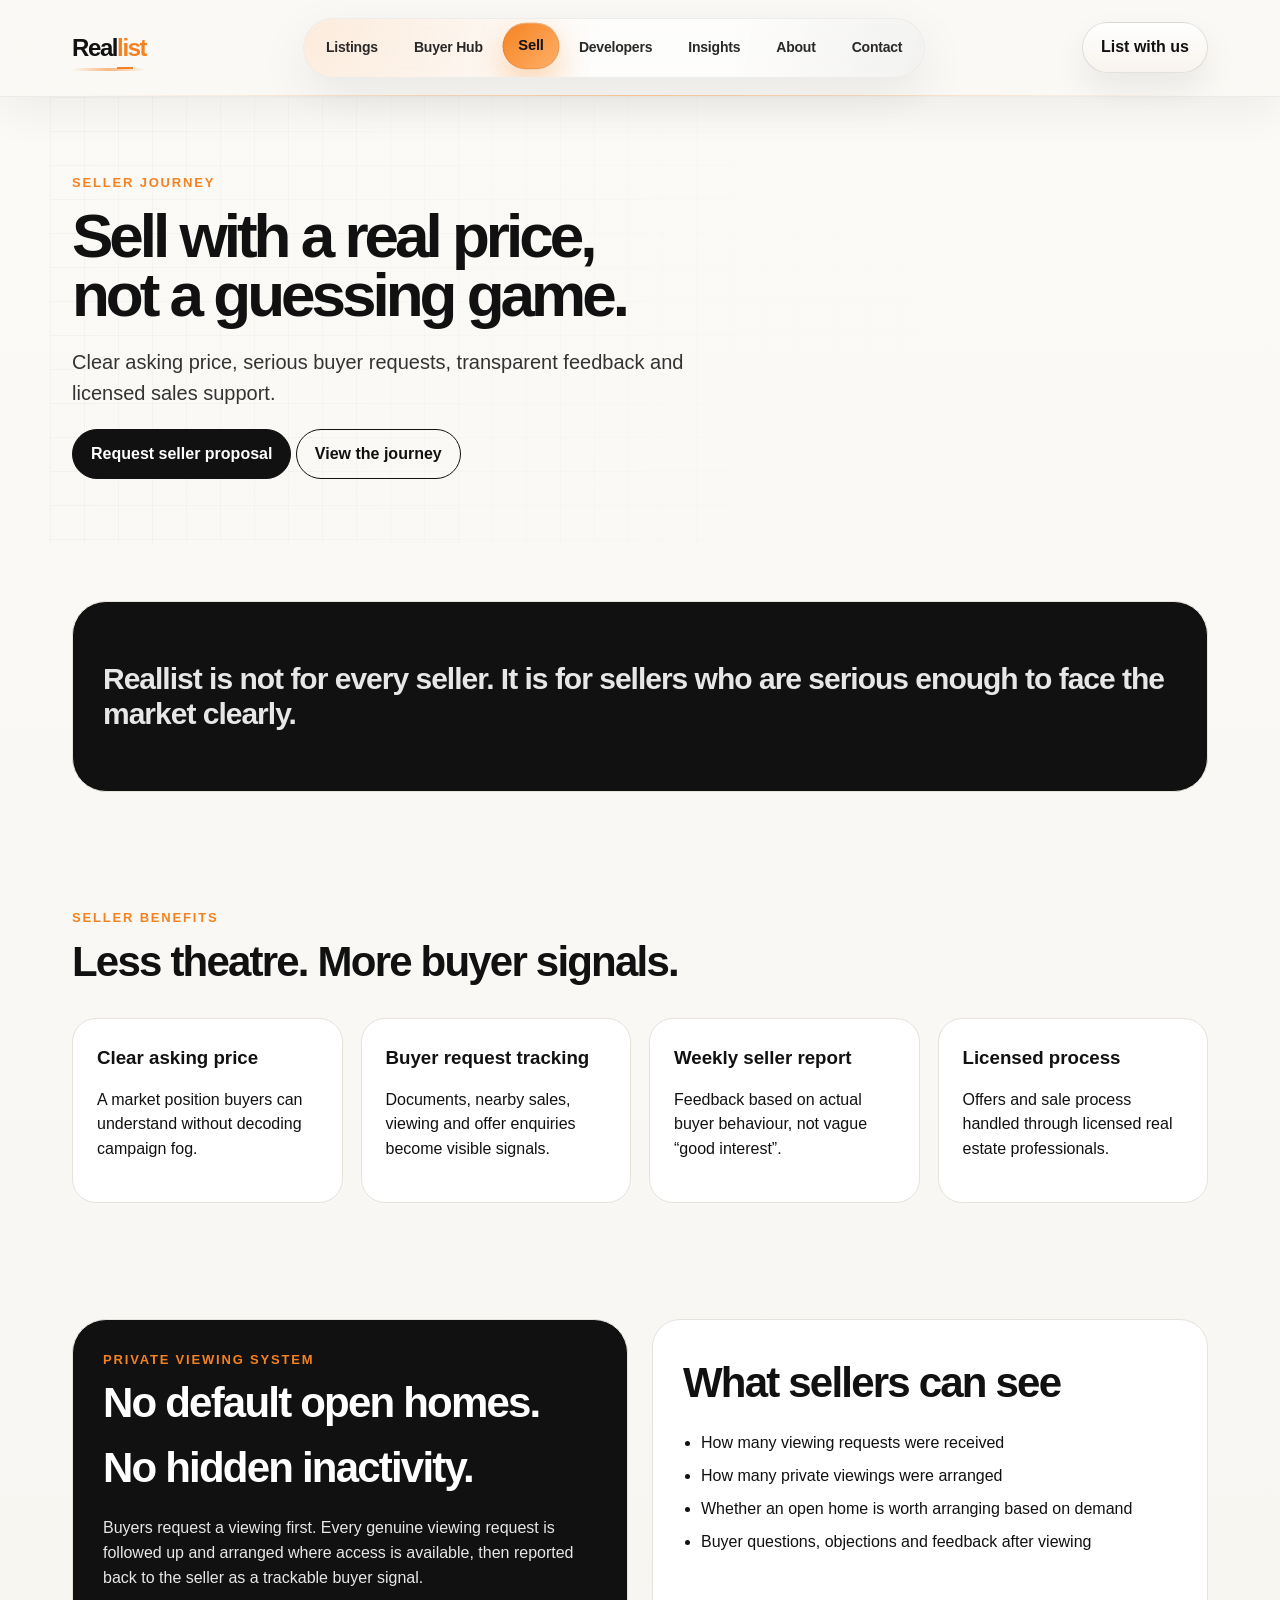
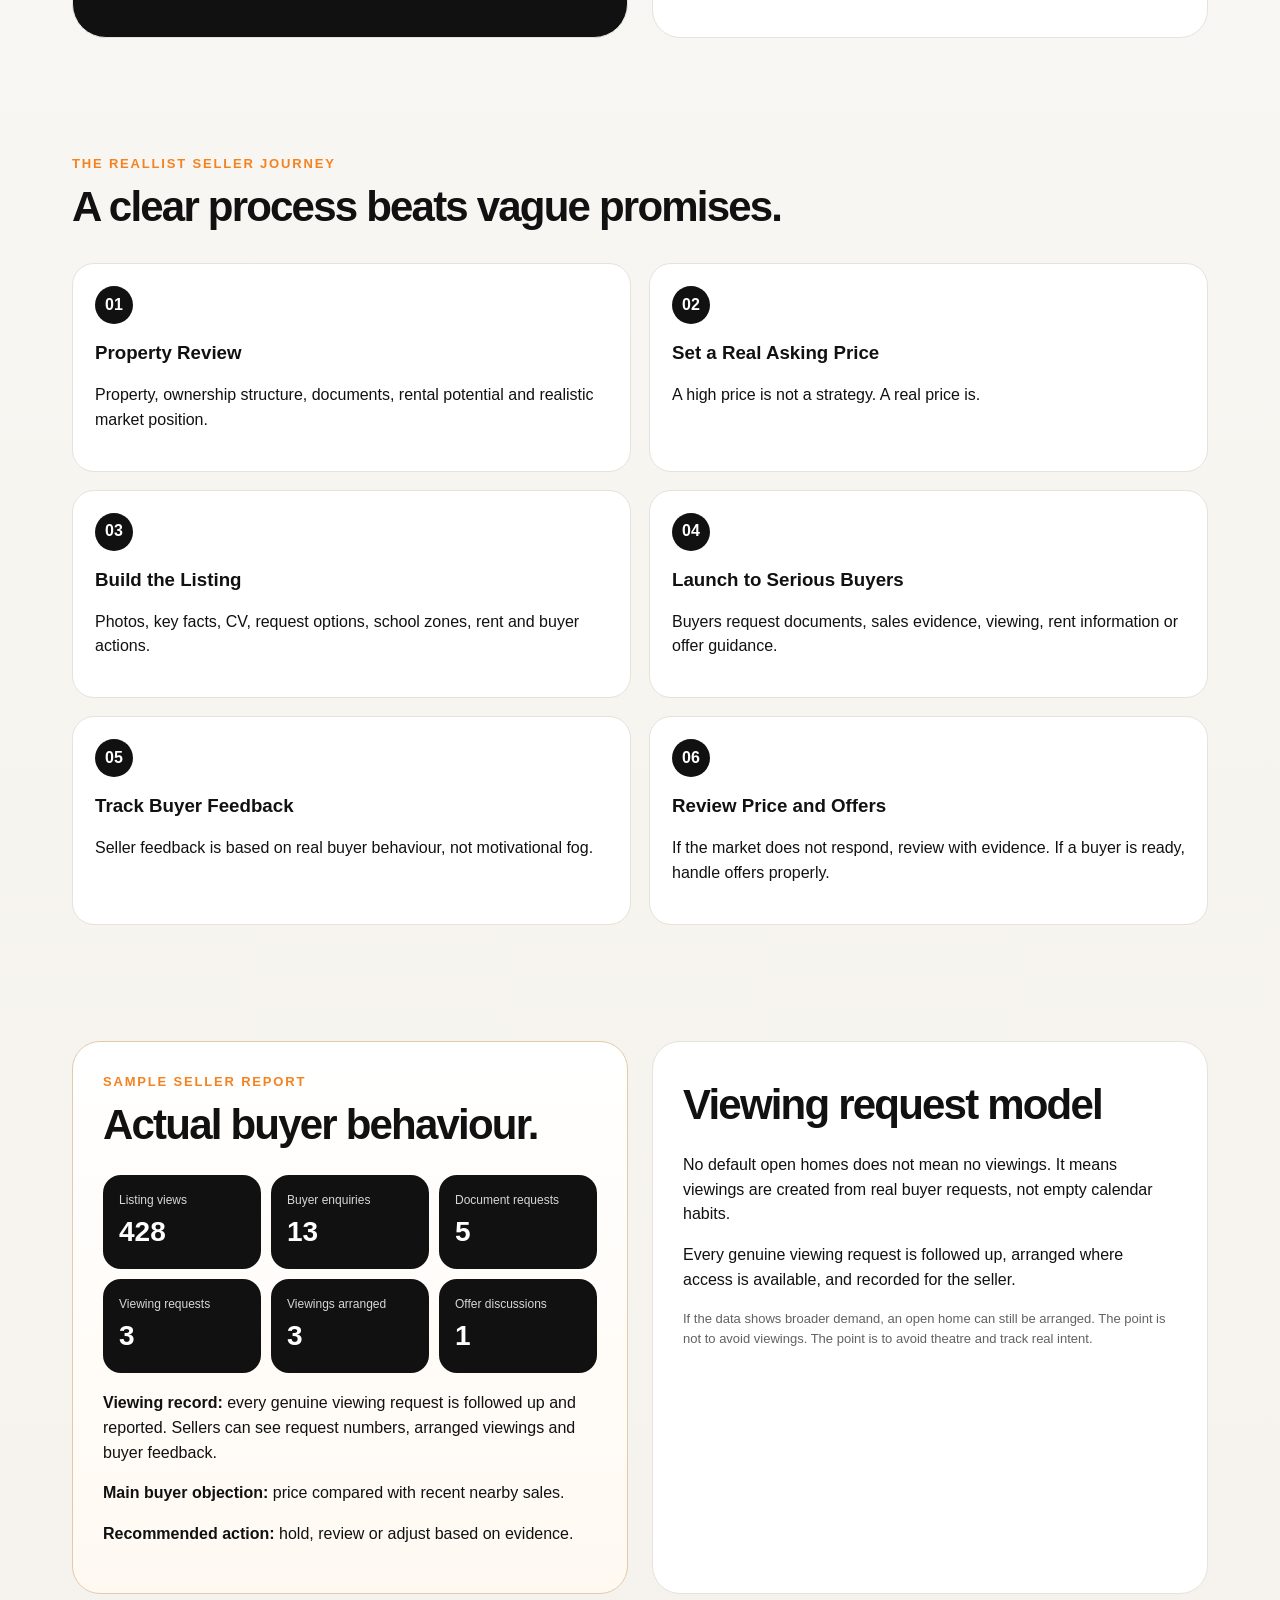
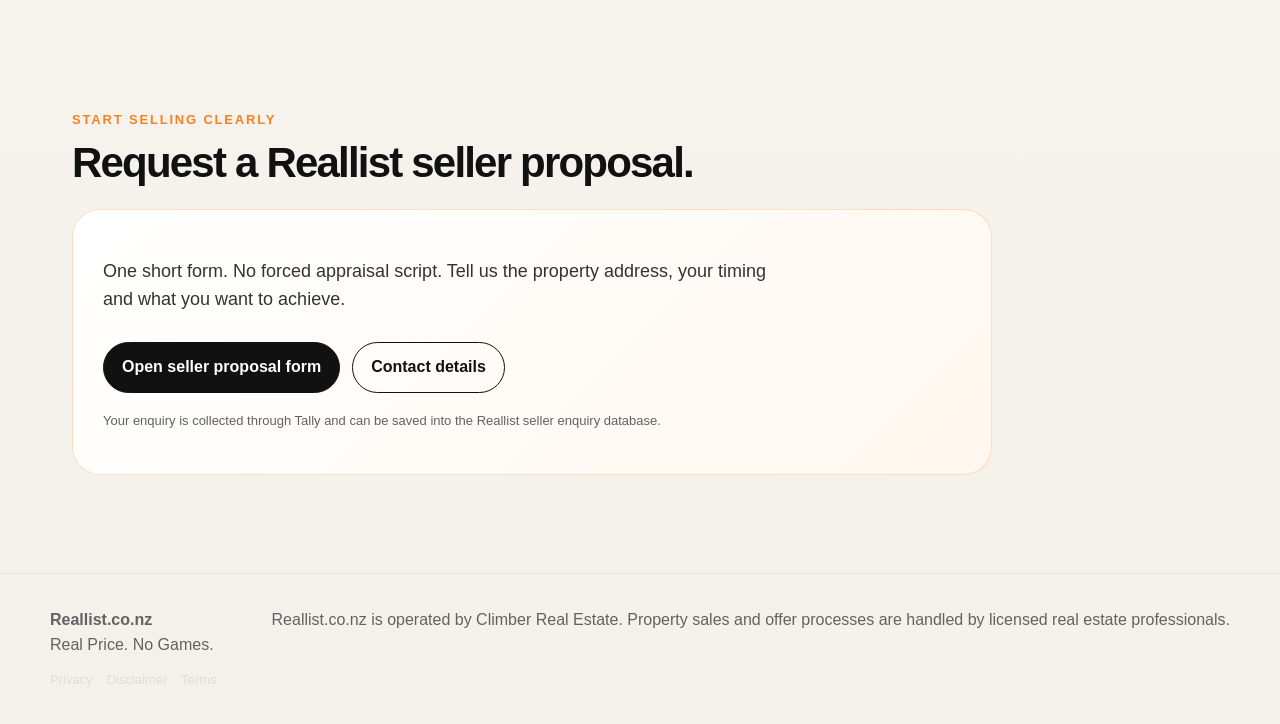
<file: sell.html>
<!doctype html><html lang="en"><head><meta charset="utf-8"><meta name="viewport" content="width=device-width,initial-scale=1"><title>Sell | Reallist</title><meta name="description" content="Reallist is a clear-price property platform with buyer tools, free consulting and licensed sales support."><meta property="og:title" content="Sell | Reallist"><meta property="og:description" content="Reallist is a clear-price property platform with buyer tools, free consulting and licensed sales support."><meta property="og:type" content="website"><link rel="stylesheet" href="./styles.css?v=37"></head><body><header class="top"><nav class="nav"><a class="logo" href="index.html">Real<span>list</span></a><div class="links"><a href="listings.html">Listings</a><a href="buy.html">Buyer Hub</a><a href="sell.html">Sell</a><a href="developers.html">Developers</a><a href="insights.html">Insights</a><a href="about.html">About</a><a href="contact.html">Contact</a></div><a class="btn alt" href="sell.html">List with us</a></nav></header>
<section class="section hero-lite tech-bg"><div class="eyebrow">Seller journey</div><h1 class="h1" style="font-size:62px">Sell with a real price,<br>not a guessing game.</h1><p class="lead">Clear asking price, serious buyer requests, transparent feedback and licensed sales support.</p><p><a class="btn" href="https://tally.so/r/q4NRYY?source_page=sell_hero&request_type=Seller+Proposal" target="_blank" rel="noopener">Request seller proposal</a> <a class="btn alt" href="#journey">View the journey</a></p></section>
<section class="section"><div class="panel dark"><p class="quote">Reallist is not for every seller. It is for sellers who are serious enough to face the market clearly.</p></div></section>
<section class="section"><div class="eyebrow">Seller benefits</div><h2 class="h2">Less theatre. More buyer signals.</h2><div class="tool-grid"><div class="tool-card"><h3>Clear asking price</h3><p>A market position buyers can understand without decoding campaign fog.</p></div><div class="tool-card"><h3>Buyer request tracking</h3><p>Documents, nearby sales, viewing and offer enquiries become visible signals.</p></div><div class="tool-card"><h3>Weekly seller report</h3><p>Feedback based on actual buyer behaviour, not vague “good interest”.</p></div><div class="tool-card"><h3>Licensed process</h3><p>Offers and sale process handled through licensed real estate professionals.</p></div></div></section>
<section class="section split"><div class="panel dark"><div class="eyebrow">Private viewing system</div><h2>No default open homes. No hidden inactivity.</h2><p>Buyers request a viewing first. Every genuine viewing request is followed up and arranged where access is available, then reported back to the seller as a trackable buyer signal.</p></div><div class="panel"><h2>What sellers can see</h2><ul class="list"><li>How many viewing requests were received</li><li>How many private viewings were arranged</li><li>Whether an open home is worth arranging based on demand</li><li>Buyer questions, objections and feedback after viewing</li></ul></div></section>
<section class="section" id="journey"><div class="eyebrow">The Reallist seller journey</div><h2 class="h2">A clear process beats vague promises.</h2><div class="timeline"><div><span>01</span><h3>Property Review</h3><p>Property, ownership structure, documents, rental potential and realistic market position.</p></div><div><span>02</span><h3>Set a Real Asking Price</h3><p>A high price is not a strategy. A real price is.</p></div><div><span>03</span><h3>Build the Listing</h3><p>Photos, key facts, CV, request options, school zones, rent and buyer actions.</p></div><div><span>04</span><h3>Launch to Serious Buyers</h3><p>Buyers request documents, sales evidence, viewing, rent information or offer guidance.</p></div><div><span>05</span><h3>Track Buyer Feedback</h3><p>Seller feedback is based on real buyer behaviour, not motivational fog.</p></div><div><span>06</span><h3>Review Price and Offers</h3><p>If the market does not respond, review with evidence. If a buyer is ready, handle offers properly.</p></div></div></section>
<section class="section split"><div class="panel seller-report"><div class="eyebrow">Sample seller report</div><h2>Actual buyer behaviour.</h2><div class="report-grid"><div><span>Listing views</span><b>428</b></div><div><span>Buyer enquiries</span><b>13</b></div><div><span>Document requests</span><b>5</b></div><div><span>Viewing requests</span><b>3</b></div><div><span>Viewings arranged</span><b>3</b></div><div><span>Offer discussions</span><b>1</b></div></div><p><b>Viewing record:</b> every genuine viewing request is followed up and reported. Sellers can see request numbers, arranged viewings and buyer feedback.</p><p><b>Main buyer objection:</b> price compared with recent nearby sales.</p><p><b>Recommended action:</b> hold, review or adjust based on evidence.</p></div><div class="panel"><h2>Viewing request model</h2><p>No default open homes does not mean no viewings. It means viewings are created from real buyer requests, not empty calendar habits.</p><p>Every genuine viewing request is followed up, arranged where access is available, and recorded for the seller.</p><p class="muted small">If the data shows broader demand, an open home can still be arranged. The point is not to avoid viewings. The point is to avoid theatre and track real intent.</p></div></section>
<section class="section" id="seller-form"><div class="eyebrow">Start selling clearly</div><h2 class="h2">Request a Reallist seller proposal.</h2><div class="panel wide-form action-panel"><p class="lead small-lead">One short form. No forced appraisal script. Tell us the property address, your timing and what you want to achieve.</p><div class="hero-actions"><a class="btn" href="https://tally.so/r/q4NRYY?source_page=sell&request_type=Seller+Proposal" target="_blank" rel="noopener">Open seller proposal form</a><a class="btn alt" href="contact.html">Contact details</a></div><p class="muted small">Your enquiry is collected through Tally and can be saved into the Reallist seller enquiry database.</p></div></section>
<footer class="footer"><div class="footer-inner"><div><b>Reallist.co.nz</b><br>Real Price. No Games.<div class="footer-links"><a href="privacy.html">Privacy</a><a href="disclaimer.html">Disclaimer</a><a href="terms.html">Terms</a></div></div><div>Reallist.co.nz is operated by Climber Real Estate. Property sales and offer processes are handled by licensed real estate professionals.</div></div></footer><script src="./data/listings.js?v=37"></script><script src="./app.js?v=37"></script></body></html>
</file>
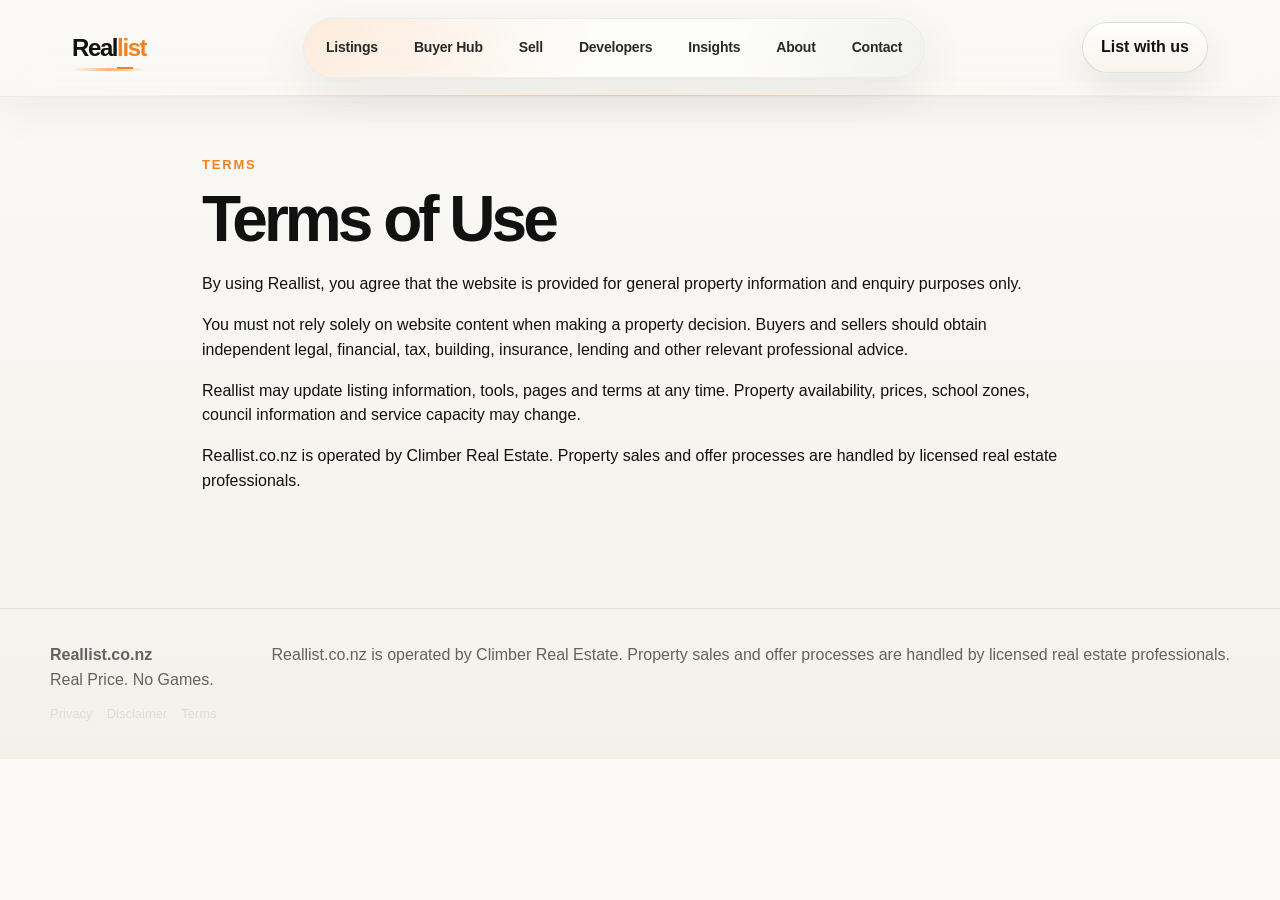
<file: terms.html>
<!doctype html><html lang="en"><head><meta charset="utf-8"><meta name="viewport" content="width=device-width,initial-scale=1"><title>Terms of Use | Reallist</title><meta name="description" content="Reallist is a clear-price property platform with buyer tools, free consulting and licensed sales support."><meta property="og:title" content="Terms of Use | Reallist"><meta property="og:description" content="Reallist is a clear-price property platform with buyer tools, free consulting and licensed sales support."><meta property="og:type" content="website"><link rel="stylesheet" href="./styles.css?v=37"></head><body><header class="top"><nav class="nav"><a class="logo" href="index.html">Real<span>list</span></a><div class="links"><a href="listings.html">Listings</a><a href="buy.html">Buyer Hub</a><a href="sell.html">Sell</a><a href="developers.html">Developers</a><a href="insights.html">Insights</a><a href="about.html">About</a><a href="contact.html">Contact</a></div><a class="btn alt" href="sell.html">List with us</a></nav></header>
<section class="section narrow"><div class="eyebrow">Terms</div><h1 class="h1 compact-title">Terms of Use</h1><p>By using Reallist, you agree that the website is provided for general property information and enquiry purposes only.</p><p>You must not rely solely on website content when making a property decision. Buyers and sellers should obtain independent legal, financial, tax, building, insurance, lending and other relevant professional advice.</p><p>Reallist may update listing information, tools, pages and terms at any time. Property availability, prices, school zones, council information and service capacity may change.</p><p>Reallist.co.nz is operated by Climber Real Estate. Property sales and offer processes are handled by licensed real estate professionals.</p></section>
<footer class="footer"><div class="footer-inner"><div><b>Reallist.co.nz</b><br>Real Price. No Games.<div class="footer-links"><a href="privacy.html">Privacy</a><a href="disclaimer.html">Disclaimer</a><a href="terms.html">Terms</a></div></div><div>Reallist.co.nz is operated by Climber Real Estate. Property sales and offer processes are handled by licensed real estate professionals.</div></div></footer></body></html>
</file>
<file: styles.css>
:root{--ink:#111;--muted:#626262;--line:#e6e2dc;--paper:#faf8f4;--panel:#fff;--brand:#111;--soft:#f1eee8;--accent:#F58220;--green:#244c3a}*{box-sizing:border-box}body{margin:0;font-family:Inter,Arial,"Helvetica Neue",sans-serif;background:var(--paper);color:var(--ink);line-height:1.55}a{color:inherit;text-decoration:none}.top{position:sticky;top:0;z-index:20;background:rgba(250,248,244,.92);backdrop-filter:blur(12px);border-bottom:1px solid var(--line)}.nav{max-width:1180px;margin:auto;display:flex;align-items:center;justify-content:space-between;padding:18px 22px}.logo{font-size:24px;font-weight:800;letter-spacing:-1px}.logo span{color:var(--accent)}.links{display:flex;gap:22px;font-size:14px;color:#333}.btn{display:inline-flex;align-items:center;justify-content:center;padding:12px 18px;border:1px solid #111;border-radius:999px;font-weight:700;background:#111;color:#fff;cursor:pointer}.btn.alt{background:transparent;color:#111}.btn.gold{background:var(--accent);border-color:var(--accent)}.hero{max-width:1180px;margin:0 auto;padding:80px 22px 60px;display:grid;grid-template-columns:1.05fr .95fr;gap:48px;align-items:center}.eyebrow{font-size:13px;text-transform:uppercase;letter-spacing:.14em;color:var(--accent);font-weight:800}.h1{font-size:72px;line-height:.95;letter-spacing:-4px;margin:14px 0 22px;font-weight:900}.lead{font-size:20px;color:#333;max-width:680px}.hero-card{background:#111;color:#fff;border-radius:28px;padding:34px;min-height:430px;display:flex;flex-direction:column;justify-content:space-between;box-shadow:0 24px 80px rgba(0,0,0,.14)}.hero-card h2{font-size:34px;line-height:1;margin:0}.stats{display:grid;grid-template-columns:repeat(3,1fr);gap:14px}.stat{background:rgba(255,255,255,.08);border:1px solid rgba(255,255,255,.12);border-radius:18px;padding:18px}.stat b{display:block;font-size:26px}.section{max-width:1180px;margin:0 auto;padding:58px 22px}.section h2{font-size:42px;letter-spacing:-1.8px;margin:0 0 14px}.grid{display:grid;grid-template-columns:repeat(3,1fr);gap:20px}.card{background:var(--panel);border:1px solid var(--line);border-radius:24px;overflow:hidden}.card-pad{padding:24px}.listing-img{height:220px;background:#ddd;object-fit:cover;width:100%;display:block}.pill{display:inline-block;background:var(--soft);border:1px solid var(--line);border-radius:999px;padding:6px 10px;font-size:12px;font-weight:800;color:#3b342d}.price{font-size:30px;font-weight:900;margin:10px 0 4px}.meta{color:var(--muted);font-size:14px}.facts{display:flex;gap:14px;flex-wrap:wrap;margin:14px 0}.fact{font-weight:800}.split{display:grid;grid-template-columns:1fr 1fr;gap:24px}.panel{background:var(--panel);border:1px solid var(--line);border-radius:28px;padding:30px}.dark{background:#111;color:#fff;border-radius:34px}.dark .muted{color:#ccc}.muted{color:var(--muted)}.quote{font-size:30px;line-height:1.15;font-weight:900;letter-spacing:-1px}.footer{border-top:1px solid var(--line);padding:34px 22px;margin-top:40px;color:var(--muted)}.footer-inner{max-width:1180px;margin:auto;display:flex;justify-content:space-between;gap:20px}.form{display:grid;gap:14px}.input,.textarea,.select{width:100%;padding:13px 14px;border:1px solid var(--line);border-radius:14px;background:#fff;font:inherit}.textarea{min-height:120px}.listing-hero{max-width:1180px;margin:0 auto;padding:34px 22px;display:grid;grid-template-columns:1fr .8fr;gap:28px}.listing-hero img{width:100%;height:480px;object-fit:cover;border-radius:28px}.detail-grid{max-width:1180px;margin:0 auto;padding:10px 22px 70px;display:grid;grid-template-columns:1.2fr .8fr;gap:24px}.list{padding-left:18px}.list li{margin:8px 0}.table{width:100%;border-collapse:collapse}.table td{padding:14px;border-bottom:1px solid var(--line)}.mobile-menu{display:none}@media(max-width:850px){.links{display:none}.mobile-menu{display:block}.hero,.listing-hero,.detail-grid,.split{grid-template-columns:1fr}.h1{font-size:50px}.grid{grid-template-columns:1fr}.hero-card{min-height:auto}.stats{grid-template-columns:1fr}.footer-inner{display:block}.listing-hero img{height:300px}}

.image-wrap{position:relative}.image-note{position:absolute;left:12px;right:12px;bottom:12px;background:rgba(17,17,17,.78);color:#fff;border-radius:14px;padding:10px 12px;font-size:12px;line-height:1.35}.hero-image img{width:100%;height:480px;object-fit:cover;border-radius:28px}@media(max-width:850px){.hero-image img{height:300px}.image-note{font-size:11px}}

.gallery{display:grid;gap:12px}.thumb-grid{display:grid;grid-template-columns:repeat(4,1fr);gap:10px}.thumb-grid img{width:100%;height:110px;object-fit:cover;border-radius:16px;border:1px solid var(--line)}.person-card{margin-top:28px;background:#fff;border:1px solid var(--line);border-radius:24px;padding:24px}.person-card h2{font-size:32px;margin:0 0 8px}@media(max-width:850px){.thumb-grid{grid-template-columns:repeat(2,1fr)}.thumb-grid img{height:120px}}
.floor-plan{width:100%;max-height:560px;object-fit:contain;border-radius:18px;border:1px solid var(--line);background:#fff}
.image-note{position:absolute;left:14px;right:14px;bottom:14px;background:rgba(17,17,17,.78);color:#fff;border-radius:14px;padding:10px 12px;font-size:12px;line-height:1.35}.image-wrap{position:relative}.hero-image img{display:block}.gallery .thumb-grid img{cursor:pointer}.person-card a{text-decoration:underline;text-underline-offset:3px}


.logo{color:var(--ink)}.logo span{color:var(--accent)}
.filter-bar{margin:26px 0 28px;background:#fff;border:1px solid var(--line);border-radius:24px;padding:18px;display:grid;grid-template-columns:1.3fr 1.1fr .9fr .9fr .8fr 1.1fr auto;gap:12px;align-items:end}
.filter-field label{display:block;font-size:11px;text-transform:uppercase;letter-spacing:.12em;font-weight:800;color:var(--muted);margin:0 0 6px}.filter-field input,.filter-field select{width:100%;border:1px solid var(--line);border-radius:14px;background:#fff;padding:12px 12px;font:inherit}.filter-result{font-size:14px;color:var(--muted);margin:0 0 18px}.compact-meta{display:grid;grid-template-columns:1fr 1fr;gap:8px;margin:14px 0}.compact-meta span{background:var(--soft);border:1px solid var(--line);border-radius:12px;padding:8px 10px;font-size:13px;font-weight:700}.card .price{font-size:28px}.card .card-pad{padding:20px}.card .btn{width:100%;margin-top:6px}.empty-state{background:#fff;border:1px dashed var(--line);border-radius:22px;padding:28px;color:var(--muted)}
@media(max-width:950px){.filter-bar{grid-template-columns:1fr 1fr}.filter-bar .btn{grid-column:1/-1}}
@media(max-width:620px){.filter-bar{grid-template-columns:1fr}.compact-meta{grid-template-columns:1fr}}
/* V18 product polish */
.tech-bg{position:relative;overflow:hidden}.tech-bg:before{content:"";position:absolute;inset:0;pointer-events:none;background-image:linear-gradient(rgba(17,17,17,.045) 1px,transparent 1px),linear-gradient(90deg,rgba(17,17,17,.045) 1px,transparent 1px);background-size:34px 34px;mask-image:linear-gradient(90deg,#000,transparent 85%);opacity:.65}.tech-bg>*{position:relative}.hero-lite{padding-top:76px;padding-bottom:48px}.small-lead{font-size:18px}.light{color:#f8b56e}.data-card{background:radial-gradient(circle at 20% 0%,rgba(245,130,32,.28),transparent 35%),#111}.data-rows{display:grid;gap:12px;margin-top:24px}.data-rows div{display:flex;justify-content:space-between;gap:14px;padding:14px 0;border-bottom:1px solid rgba(255,255,255,.14)}.data-rows span{color:#cfcfcf}.data-rows b{text-align:right}.h2{font-size:42px;letter-spacing:-1.8px;margin:0 0 14px}.mini-search{display:flex;gap:12px;margin:20px 0 24px;align-items:center}.mini-search select{padding:13px 14px;border:1px solid var(--line);border-radius:999px;background:#fff;font:inherit;min-width:260px}.card{transition:transform .18s ease,box-shadow .18s ease,border-color .18s ease}.card:hover{transform:translateY(-4px);box-shadow:0 18px 50px rgba(0,0,0,.09);border-color:#d7cec2}.card .listing-img{transition:transform .35s ease}.card:hover .listing-img{transform:scale(1.035)}.image-wrap{overflow:hidden}.compact .card-pad{padding:20px}.compact .price{font-size:26px}.compact-meta{display:flex;flex-wrap:wrap;gap:8px;margin:12px 0 16px}.compact-meta span{background:#faf8f4;border:1px solid var(--line);border-radius:999px;padding:5px 8px;font-size:12px;color:#4c463f}.tool-grid{display:grid;grid-template-columns:repeat(4,1fr);gap:18px;margin-top:24px}.tool-card{background:#fff;border:1px solid var(--line);border-radius:24px;padding:24px;transition:transform .18s ease,box-shadow .18s ease}.tool-card:hover{transform:translateY(-3px);box-shadow:0 16px 42px rgba(0,0,0,.07)}.tool-card h3{margin:0 0 8px}.small-cards{grid-template-columns:repeat(3,1fr)}.link-card{display:block}.journey-grid{display:grid;grid-template-columns:repeat(3,1fr);gap:16px;margin-top:22px}.journey-grid div,.timeline div{background:#fff;border:1px solid var(--line);border-radius:22px;padding:22px}.journey-grid b{display:block;font-size:18px;margin-bottom:8px}.timeline{display:grid;grid-template-columns:repeat(2,1fr);gap:18px;margin-top:24px}.timeline span{display:inline-flex;width:38px;height:38px;align-items:center;justify-content:center;background:#111;color:#fff;border-radius:50%;font-weight:900}.timeline h3{margin:14px 0 8px}.wide-form{max-width:920px}.form-grid{display:grid;grid-template-columns:repeat(3,1fr);gap:14px}.manifesto{font-size:30px;line-height:1.18;font-weight:900;letter-spacing:-1px}.narrow{max-width:900px}.calc-grid{display:grid;grid-template-columns:repeat(3,1fr);gap:14px}.calc-grid label{font-weight:800;font-size:13px;color:#333}.calc-grid input{margin-top:6px}.calc-results{display:grid;grid-template-columns:repeat(4,1fr);gap:14px;margin-top:18px}.calc-results div{background:#111;color:#fff;border-radius:18px;padding:18px}.calc-results span{display:block;color:#ccc;font-size:12px}.calc-results b{font-size:22px}.small{font-size:13px}.copy-row{display:flex;gap:10px;margin:18px 0}.copy-row .input{flex:1}.dev-toolkit{border-color:#d8c0a1;background:linear-gradient(180deg,#fff,#fffaf3)}.filter-bar{background:#fff;border:1px solid var(--line);border-radius:26px;padding:18px;display:grid;grid-template-columns:1.2fr 1fr .75fr .75fr .7fr 1fr auto;gap:12px;align-items:end}.filter-field label{display:block;font-size:12px;font-weight:800;color:#555;margin-bottom:6px}.filter-field input,.filter-field select{width:100%;padding:12px;border:1px solid var(--line);border-radius:14px;background:#fff}.empty-state{grid-column:1/-1;background:#fff;border:1px solid var(--line);border-radius:24px;padding:28px}.floor-plan{max-width:100%;border-radius:18px;border:1px solid var(--line)}@media(max-width:900px){.tool-grid,.small-cards,.journey-grid,.timeline,.calc-grid,.calc-results,.form-grid,.grid,.split,.hero,.listing-hero,.detail-grid{grid-template-columns:1fr!important}.filter-bar{grid-template-columns:1fr}.h1{font-size:48px!important;letter-spacing:-2px}.footer-inner{flex-direction:column}.links{display:none}.stats{grid-template-columns:1fr}.mini-search{flex-direction:column;align-items:stretch}.mini-search select{min-width:0}}

/* V19: cleaner SaaS / property-tech feel */
body{background:linear-gradient(180deg,#fbfaf7 0%,#f4f1eb 100%)}
.top{background:rgba(251,250,247,.78);box-shadow:0 10px 40px rgba(0,0,0,.035)}
.v19-hero{position:relative;min-height:620px;padding-top:92px;isolation:isolate}.v19-hero:after{content:"";position:absolute;inset:28px 22px auto auto;width:360px;height:360px;border-radius:50%;background:radial-gradient(circle,rgba(245,130,32,.18),transparent 64%);filter:blur(3px);z-index:-1;animation:floaty 7s ease-in-out infinite}.hero-copy{max-width:720px}.hero-actions{display:flex;gap:12px;flex-wrap:wrap;margin:26px 0}.micro-proof{display:flex;gap:10px;flex-wrap:wrap;margin-top:24px}.micro-proof span{font-size:12px;font-weight:800;text-transform:uppercase;letter-spacing:.08em;border:1px solid rgba(17,17,17,.11);background:rgba(255,255,255,.68);backdrop-filter:blur(14px);border-radius:999px;padding:9px 12px}.orbit-stage{position:relative;height:520px;border-radius:42px;background:linear-gradient(145deg,rgba(17,17,17,.96),rgba(17,17,17,.82));overflow:hidden;box-shadow:0 28px 90px rgba(0,0,0,.18)}.orb{position:absolute;border-radius:50%;filter:blur(1px);opacity:.9}.orb-one{width:190px;height:190px;background:rgba(245,130,32,.55);right:40px;top:50px;animation:floaty 6s ease-in-out infinite}.orb-two{width:120px;height:120px;background:rgba(255,255,255,.18);left:48px;bottom:62px;animation:floaty 8s ease-in-out infinite reverse}.glass-stack{position:absolute;inset:70px 44px;display:grid;gap:18px;align-content:center}.glass-card{background:rgba(255,255,255,.1);border:1px solid rgba(255,255,255,.2);color:#fff;border-radius:26px;padding:24px;backdrop-filter:blur(18px);box-shadow:0 18px 50px rgba(0,0,0,.2);transform:translateX(0);animation:softPulse 5s ease-in-out infinite}.glass-card:nth-child(2){margin-left:44px;animation-delay:.7s}.glass-card:nth-child(3){margin-left:88px;animation-delay:1.4s}.glass-card span{display:block;color:#f8b56e;font-size:12px;letter-spacing:.14em;font-weight:900}.glass-card b{display:block;font-size:34px;letter-spacing:-1px;margin:7px 0}.glass-card small{color:#ddd}.skinny{padding-top:34px}.sharp-grid{display:grid;grid-template-columns:repeat(3,1fr);gap:18px}.sharp-grid>div{background:rgba(255,255,255,.72);border:1px solid var(--line);border-radius:30px;padding:26px;transition:.18s ease;backdrop-filter:blur(14px)}.sharp-grid>div:hover{transform:translateY(-4px);box-shadow:0 20px 50px rgba(0,0,0,.075)}.sharp-grid h2{font-size:28px;margin:0 0 8px;letter-spacing:-.8px}.sharp-grid p{color:#4e4a44;margin:0 0 14px}.sharp-grid a{font-weight:900;color:var(--accent)}.section-head{display:flex;align-items:end;justify-content:space-between;gap:20px;margin-bottom:24px}.minimal-panel h2{font-size:36px;line-height:1.05;margin:8px 0 12px}.compact-title{font-size:64px}.listing-hero-lite{padding-bottom:20px}.no-top{padding-top:10px}.hub-console{background:rgba(17,17,17,.95);color:#fff;border-radius:38px;padding:30px;display:grid;gap:14px;box-shadow:0 28px 90px rgba(0,0,0,.16);position:relative;overflow:hidden}.hub-console:before{content:"";position:absolute;right:-60px;top:-60px;width:220px;height:220px;border-radius:50%;background:rgba(245,130,32,.3);filter:blur(6px)}.console-row{position:relative;display:flex;justify-content:space-between;gap:18px;border:1px solid rgba(255,255,255,.13);background:rgba(255,255,255,.07);border-radius:20px;padding:18px}.console-row b{font-size:20px}.console-row span{color:#ddd;text-align:right}.btn{transition:transform .16s ease,box-shadow .16s ease,background .16s ease}.btn:hover{transform:translateY(-2px);box-shadow:0 12px 30px rgba(0,0,0,.12)}.btn.alt:hover{background:#111;color:#fff}.logo{letter-spacing:-1.4px}.logo span{position:relative}.logo span:after{content:"";position:absolute;left:0;right:0;bottom:-3px;height:2px;background:var(--accent);transform-origin:left;transform:scaleX(.55);transition:transform .18s ease}.logo:hover span:after{transform:scaleX(1)}
@keyframes floaty{0%,100%{transform:translate3d(0,0,0)}50%{transform:translate3d(0,-18px,0)}}
@keyframes softPulse{0%,100%{transform:translateY(0)}50%{transform:translateY(-8px)}}
@media(max-width:850px){.v19-hero{min-height:auto}.orbit-stage{height:430px}.glass-stack{inset:44px 24px}.glass-card:nth-child(2),.glass-card:nth-child(3){margin-left:0}.sharp-grid{grid-template-columns:1fr}.section-head{display:block}.compact-title{font-size:46px}.console-row{display:block}.console-row span{text-align:left;display:block;margin-top:6px}.hero-actions{display:grid}.hero-actions .btn{width:100%}}

/* V23 release-readiness refinements */
.footer-links{display:flex;gap:14px;margin-top:12px;font-size:13px}.footer-links a{color:#ddd;text-decoration:none}.footer-links a:hover{color:#fff}.v23-hero{grid-template-columns:1.08fr .92fr;min-height:640px}.product-console{position:relative;border-radius:44px;padding:34px;background:linear-gradient(145deg,#0c0c0c,#1b1b1b);color:#fff;box-shadow:0 30px 90px rgba(0,0,0,.22);overflow:hidden}.product-console:before{content:"";position:absolute;inset:-120px -90px auto auto;width:300px;height:300px;border-radius:50%;background:radial-gradient(circle,rgba(245,130,32,.55),transparent 64%);animation:floaty 8s ease-in-out infinite}.product-console:after{content:"";position:absolute;inset:0;background-image:linear-gradient(rgba(255,255,255,.055) 1px,transparent 1px),linear-gradient(90deg,rgba(255,255,255,.055) 1px,transparent 1px);background-size:34px 34px;mask-image:linear-gradient(180deg,#000,transparent 92%);opacity:.7}.product-console>*{position:relative;z-index:1}.console-top{border:1px solid rgba(255,255,255,.16);background:rgba(255,255,255,.08);backdrop-filter:blur(18px);border-radius:28px;padding:26px;margin-bottom:18px}.console-top span{display:block;color:#f8b56e;font-size:12px;font-weight:900;letter-spacing:.15em}.console-top b{display:block;font-size:44px;letter-spacing:-1.6px;margin-top:8px}.signal-list{display:grid;gap:12px}.signal-list div{display:flex;justify-content:space-between;gap:16px;border:1px solid rgba(255,255,255,.13);border-radius:22px;background:rgba(255,255,255,.07);padding:17px}.signal-list span{color:#d9d9d9;text-align:right}.v23-filter{grid-template-columns:minmax(260px,1.65fr) 1fr 1fr .72fr .72fr .72fr 1fr .82fr auto;align-items:end}.filter-field.wide{min-width:220px}.buyer-tags{display:flex;flex-wrap:wrap;gap:6px;margin:0 0 14px}.buyer-tags span{font-size:11px;text-transform:uppercase;letter-spacing:.06em;font-weight:900;background:#111;color:#fff;border-radius:999px;padding:6px 8px}.contact-path{text-decoration:none;color:inherit}.sticky-enquiry{position:sticky;top:96px;align-self:start}.sticky-mobile-cta{display:flex;gap:10px;flex-wrap:wrap;margin-top:20px}.seller-report{background:linear-gradient(180deg,#fff,#fff9f2);border-color:#e3caa9}.report-grid{display:grid;grid-template-columns:repeat(3,1fr);gap:10px;margin:18px 0}.report-grid div{background:#111;color:#fff;border-radius:18px;padding:16px}.report-grid span{display:block;color:#d7d7d7;font-size:12px}.report-grid b{font-size:28px}.link-card{text-decoration:none;color:inherit}.narrow{max-width:920px;margin-left:auto;margin-right:auto}.compact-title{line-height:.96}.form button[type=submit]{margin-top:4px}.listing-lead .lead{font-size:17px;line-height:1.55}.meta-description{color:var(--muted)}
@media(max-width:1100px){.v23-filter{grid-template-columns:repeat(3,1fr)}.v23-filter .wide{grid-column:1/-1}.v23-filter button{grid-column:1/-1}.v23-hero{grid-template-columns:1fr}.product-console{min-height:360px}}
@media(max-width:720px){.v23-filter{grid-template-columns:1fr}.report-grid{grid-template-columns:1fr 1fr}.signal-list div{display:block}.signal-list span{display:block;text-align:left;margin-top:5px}.console-top b{font-size:34px}.sticky-enquiry{position:static}.product-console{border-radius:28px;padding:24px}.sharp-grid a.contact-path{display:block}.report-grid{grid-template-columns:1fr}}
.request-buttons{display:flex;flex-direction:column;gap:10px;margin:18px 0}
.request-buttons .btn{width:100%;text-align:center;justify-content:center}

/* V27 viewing request model */
.viewing-model{background:linear-gradient(180deg,#fff,#fff9f2);border-color:#e3caa9}.viewing-stats{display:grid;grid-template-columns:repeat(3,1fr);gap:10px;margin:18px 0}.viewing-stats div{background:#111;color:#fff;border-radius:18px;padding:16px}.viewing-stats span{display:block;color:#d7d7d7;font-size:12px}.viewing-stats b{font-size:22px}.panel.dark h2{color:#fff}.panel.dark p{color:#e7e7e7}@media(max-width:720px){.viewing-stats{grid-template-columns:1fr}}

.stacked-actions{display:flex;flex-direction:column;gap:12px;margin-top:18px}.action-panel{border:1px solid rgba(245,130,32,.25);background:linear-gradient(135deg,#fff,#fff7ef)}

/* V29 property gallery: swipe, thumbnails and lightbox */
.v29-gallery{display:grid;gap:14px}.gallery-stage{position:relative;border-radius:28px;overflow:hidden;background:#111}.gallery-main{display:block;width:100%;border:0;background:#111;padding:0;cursor:zoom-in;text-align:left}.gallery-main img{display:block;width:100%;height:520px;object-fit:cover;border-radius:28px;transition:transform .32s ease}.gallery-main:hover img{transform:scale(1.018)}.gallery-counter,.gallery-expand{position:absolute;z-index:3;background:rgba(17,17,17,.72);color:#fff;border:1px solid rgba(255,255,255,.14);backdrop-filter:blur(10px);border-radius:999px;font-size:12px;font-weight:900;letter-spacing:.04em}.gallery-counter{top:14px;left:14px;padding:8px 11px}.gallery-expand{top:14px;right:14px;padding:8px 12px}.gallery-nav{position:absolute;top:50%;z-index:4;transform:translateY(-50%);width:44px;height:44px;border-radius:999px;border:1px solid rgba(255,255,255,.24);background:rgba(17,17,17,.58);color:#fff;font-size:34px;line-height:1;display:flex;align-items:center;justify-content:center;cursor:pointer;backdrop-filter:blur(10px);transition:.16s ease}.gallery-nav:hover{background:var(--accent);border-color:var(--accent);transform:translateY(-50%) scale(1.06)}.gallery-nav.prev{left:14px}.gallery-nav.next{right:14px}.thumb-strip{display:flex;gap:10px;overflow-x:auto;padding:2px 2px 8px;scrollbar-width:thin}.gallery-thumb{flex:0 0 118px;height:78px;padding:0;border:2px solid transparent;border-radius:16px;background:#fff;overflow:hidden;cursor:pointer;opacity:.72;transition:.16s ease}.gallery-thumb:hover,.gallery-thumb.active{opacity:1;border-color:var(--accent);transform:translateY(-2px)}.gallery-thumb img{width:100%;height:100%;object-fit:cover;display:block}.no-scroll{overflow:hidden}.lightbox{position:fixed;inset:0;z-index:999;background:rgba(0,0,0,.92);display:flex;align-items:center;justify-content:center;padding:48px}.lightbox-img{max-width:min(1180px,92vw);max-height:86vh;object-fit:contain;border-radius:18px;box-shadow:0 24px 80px rgba(0,0,0,.55)}.lightbox-close{position:fixed;top:20px;right:22px;width:48px;height:48px;border-radius:999px;border:1px solid rgba(255,255,255,.25);background:rgba(255,255,255,.12);color:#fff;font-size:34px;cursor:pointer}.lightbox-nav{position:fixed;top:50%;transform:translateY(-50%);width:58px;height:58px;border-radius:999px;border:1px solid rgba(255,255,255,.25);background:rgba(255,255,255,.12);color:#fff;font-size:46px;cursor:pointer}.lightbox-prev{left:24px}.lightbox-next{right:24px}.lightbox-count{position:fixed;bottom:22px;left:50%;transform:translateX(-50%);color:#fff;background:rgba(255,255,255,.12);border:1px solid rgba(255,255,255,.22);border-radius:999px;padding:8px 14px;font-weight:900}
@media(max-width:850px){.gallery-main img{height:340px}.gallery-expand{display:none}.gallery-nav{width:38px;height:38px;font-size:28px}.gallery-thumb{flex-basis:92px;height:64px}.lightbox{padding:18px}.lightbox-nav{width:46px;height:46px;font-size:36px}.lightbox-prev{left:10px}.lightbox-next{right:10px}.lightbox-close{top:12px;right:12px}}

/* V30 simplified listings search */
.v30-note{color:var(--muted);font-size:14px;margin-top:-10px}.v23-filter .filter-field label{white-space:normal}.v23-filter input,.v23-filter select{min-height:50px}.v23-filter button{height:50px;align-self:end}
@media(max-width:1200px){.v23-filter{grid-template-columns:repeat(4,1fr)}.v23-filter .wide{grid-column:1/-1}.v23-filter button{grid-column:auto}}
@media(max-width:780px){.v23-filter{grid-template-columns:1fr 1fr}.v23-filter .wide{grid-column:1/-1}.v23-filter button{grid-column:1/-1}}
@media(max-width:560px){.v23-filter{grid-template-columns:1fr}}

/* V32 Developers page refinement */
.developer-hero .lead{max-width:780px}.developer-two-lanes .h2{max-width:760px}.lane-grid{display:grid;grid-template-columns:repeat(2,minmax(0,1fr));gap:22px;margin-top:24px}.lane-card{border-radius:28px;padding:28px;border:1px solid rgba(0,0,0,.12);box-shadow:0 20px 60px rgba(0,0,0,.08);position:relative;overflow:hidden}.lane-card h3{font-size:30px;line-height:1.05;margin:14px 0 12px}.lane-card p{font-size:16px;line-height:1.6}.dark-card{background:#070707;color:#fff}.dark-card p,.dark-card li{color:rgba(255,255,255,.78)}.dark-card:after{content:"";position:absolute;right:-80px;top:-80px;width:220px;height:220px;border-radius:50%;background:radial-gradient(circle,rgba(245,130,32,.45),rgba(245,130,32,0) 65%);pointer-events:none}.light-card{background:linear-gradient(135deg,#fff,#f7f4ef)}.pill{display:inline-flex;align-items:center;border-radius:999px;padding:7px 11px;font-size:11px;font-weight:900;letter-spacing:.12em;text-transform:uppercase;background:#f58220;color:#111}.clean-list{margin:18px 0 22px;padding-left:18px}.clean-list li{margin:9px 0}.feature-grid.three{display:grid;grid-template-columns:repeat(3,minmax(0,1fr));gap:18px;margin-top:24px}.mini-card{background:#fff;border:1px solid rgba(0,0,0,.1);border-radius:22px;padding:22px;box-shadow:0 12px 35px rgba(0,0,0,.05)}.mini-card .step{display:inline-flex;width:36px;height:36px;border-radius:50%;align-items:center;justify-content:center;background:#111;color:#fff;font-weight:900;font-size:12px}.mini-card h3{margin:14px 0 8px}.metric-row{display:grid;grid-template-columns:repeat(3,1fr);gap:10px;margin-top:18px}.metric-row div{background:#f7f4ef;border:1px solid rgba(0,0,0,.08);border-radius:16px;padding:14px}.metric-row b{display:block;font-size:14px}.metric-row span{display:block;color:#666;font-size:12px;margin-top:4px}.check-grid{display:grid;grid-template-columns:repeat(3,minmax(0,1fr));gap:14px;margin-top:24px}.check-grid div{background:#fff;border:1px solid rgba(0,0,0,.1);border-radius:18px;padding:18px}.check-grid b{display:block;margin-bottom:8px}.check-grid span{color:#555;line-height:1.5}@media(max-width:860px){.lane-grid,.feature-grid.three,.check-grid{grid-template-columns:1fr}.metric-row{grid-template-columns:1fr}.lane-card h3{font-size:25px}}


/* V33 nav upgrade: more modern, tech-forward navigation */
.top{background:rgba(250,248,244,.76);backdrop-filter:blur(18px);border-bottom:1px solid rgba(17,17,17,.06);box-shadow:0 8px 28px rgba(17,17,17,.05)}
.nav{min-height:84px;gap:18px}
.links{gap:8px;padding:7px 8px;border-radius:22px;background:rgba(255,255,255,.72);border:1px solid rgba(17,17,17,.08);box-shadow:0 14px 38px rgba(17,17,17,.06), inset 0 1px 0 rgba(255,255,255,.75);backdrop-filter:blur(16px)}
.links a{position:relative;display:inline-flex;align-items:center;justify-content:center;padding:11px 14px;border-radius:14px;font-size:14px;font-weight:650;letter-spacing:-.01em;color:#2f2f2f;transition:transform .18s ease,background .18s ease,color .18s ease,box-shadow .18s ease,font-weight .18s ease}
.links a:hover,.links a:focus-visible,.links a.active{background:linear-gradient(135deg,#f58220,#ff9c47);color:#111;font-weight:800;transform:translateY(-1px) scale(1.06);box-shadow:0 10px 24px rgba(245,130,32,.28);outline:none}
.links a.active{box-shadow:0 12px 28px rgba(245,130,32,.3)}
.links a::before{content:'';position:absolute;inset:0;border-radius:inherit;border:1px solid transparent;transition:border-color .18s ease,opacity .18s ease;opacity:0}
.links a:hover::before,.links a:focus-visible::before,.links a.active::before{opacity:1;border-color:rgba(17,17,17,.08)}
.nav .btn.alt{background:#fff;border-color:rgba(17,17,17,.12);box-shadow:0 12px 30px rgba(17,17,17,.06)}
.nav .btn.alt:hover{background:var(--accent);border-color:var(--accent);color:#111;transform:translateY(-1px)}
@media(max-width:850px){.nav{min-height:72px}.links{display:none}}


/* V34 premium nav + homepage visual upgrade */
.top{
  background:rgba(250,248,244,.70);
  backdrop-filter:blur(22px) saturate(1.15);
  -webkit-backdrop-filter:blur(22px) saturate(1.15);
  border-bottom:1px solid rgba(17,17,17,.055);
  box-shadow:0 14px 44px rgba(17,17,17,.055);
}
.nav{
  position:relative;
  min-height:88px;
}
.nav::after{
  content:"";
  position:absolute;
  left:22px;
  right:22px;
  bottom:0;
  height:1px;
  background:linear-gradient(90deg,transparent,rgba(245,130,32,.65),transparent);
  opacity:.65;
}
.logo{
  position:relative;
  display:inline-flex;
  align-items:center;
  gap:0;
  padding:10px 0;
}
.logo::after{
  content:"";
  position:absolute;
  left:0;
  right:0;
  bottom:5px;
  height:3px;
  border-radius:99px;
  background:linear-gradient(90deg,transparent,var(--accent),transparent);
  opacity:.55;
}
.links{
  position:relative;
  gap:6px;
  padding:7px;
  border-radius:999px;
  background:rgba(255,255,255,.68);
  border:1px solid rgba(17,17,17,.075);
  box-shadow:0 18px 52px rgba(17,17,17,.075),inset 0 1px 0 rgba(255,255,255,.95);
  overflow:hidden;
}
.links::before{
  content:"";
  position:absolute;
  inset:-40%;
  background:radial-gradient(circle at 20% 0%,rgba(245,130,32,.16),transparent 36%),radial-gradient(circle at 90% 100%,rgba(17,17,17,.08),transparent 34%);
  pointer-events:none;
}
.links a{
  z-index:1;
  padding:11px 15px;
  border-radius:999px;
  font-size:14px;
  font-weight:700;
  color:#292929;
  letter-spacing:-.015em;
}
.links a:hover,
.links a:focus-visible,
.links a.active{
  background:linear-gradient(135deg,#f58220,#ffb06a);
  color:#111;
  font-weight:900;
  transform:translateY(-2px) scale(1.055);
  box-shadow:0 14px 30px rgba(245,130,32,.32),inset 0 1px 0 rgba(255,255,255,.42);
}
.nav .btn.alt{
  border-radius:999px;
  border-color:rgba(17,17,17,.12);
  background:linear-gradient(180deg,#fff,#f8f3ed);
  box-shadow:0 16px 34px rgba(17,17,17,.07);
}
.nav .btn.alt:hover{
  background:linear-gradient(135deg,#111,#2a2a2a);
  color:#fff;
  border-color:#111;
  transform:translateY(-2px);
  box-shadow:0 18px 42px rgba(17,17,17,.18);
}

.v34-home{
  position:relative;
  overflow:hidden;
  padding-top:86px;
  padding-bottom:66px;
}
.v34-home::before{
  content:"";
  position:absolute;
  inset:0;
  background:
    radial-gradient(circle at 10% 10%,rgba(245,130,32,.13),transparent 28%),
    radial-gradient(circle at 90% 18%,rgba(17,17,17,.08),transparent 26%),
    linear-gradient(rgba(17,17,17,.045) 1px,transparent 1px),
    linear-gradient(90deg,rgba(17,17,17,.045) 1px,transparent 1px);
  background-size:auto,auto,38px 38px,38px 38px;
  mask-image:linear-gradient(180deg,#000,rgba(0,0,0,.7),transparent 96%);
  pointer-events:none;
}
.v34-home::after{
  content:"";
  position:absolute;
  width:420px;
  height:420px;
  border-radius:50%;
  right:-160px;
  top:120px;
  background:radial-gradient(circle,rgba(245,130,32,.18),rgba(245,130,32,0) 68%);
  filter:blur(4px);
  pointer-events:none;
  animation:orbPulse 8s ease-in-out infinite;
}
.hero-copy,.reallist-os{
  position:relative;
  z-index:2;
}
.v34-home .h1{
  max-width:720px;
  font-size:clamp(56px,7vw,92px);
  letter-spacing:-5px;
}
.v34-home .lead{
  max-width:650px;
  font-size:20px;
}
.hero-actions{
  display:flex;
  flex-wrap:wrap;
  gap:12px;
  margin:28px 0 18px;
}
.micro-proof{
  display:flex;
  flex-wrap:wrap;
  gap:9px;
  margin-top:20px;
}
.micro-proof span{
  display:inline-flex;
  align-items:center;
  gap:7px;
  border:1px solid rgba(17,17,17,.1);
  background:rgba(255,255,255,.68);
  backdrop-filter:blur(12px);
  border-radius:999px;
  padding:8px 11px;
  font-size:12px;
  font-weight:900;
  text-transform:uppercase;
  letter-spacing:.08em;
  box-shadow:0 12px 28px rgba(17,17,17,.045);
}
.micro-proof span::before{
  content:"";
  width:7px;
  height:7px;
  border-radius:50%;
  background:var(--accent);
  box-shadow:0 0 0 4px rgba(245,130,32,.14);
}
.reallist-os{
  position:relative;
  border-radius:42px;
  padding:26px;
  min-height:520px;
  background:
    radial-gradient(circle at 18% 0%,rgba(245,130,32,.32),transparent 34%),
    linear-gradient(145deg,#070707,#171717 55%,#242424);
  color:#fff;
  box-shadow:0 34px 110px rgba(17,17,17,.28);
  overflow:hidden;
}
.reallist-os::before{
  content:"";
  position:absolute;
  inset:0;
  background:
    linear-gradient(rgba(255,255,255,.055) 1px,transparent 1px),
    linear-gradient(90deg,rgba(255,255,255,.055) 1px,transparent 1px);
  background-size:34px 34px;
  mask-image:linear-gradient(180deg,#000,transparent 90%);
  pointer-events:none;
}
.reallist-os::after{
  content:"";
  position:absolute;
  width:240px;
  height:240px;
  right:-80px;
  bottom:-80px;
  border-radius:50%;
  background:radial-gradient(circle,rgba(245,130,32,.4),rgba(245,130,32,0) 68%);
  animation:floaty 7s ease-in-out infinite;
}
.os-top{
  position:relative;
  z-index:1;
  display:flex;
  justify-content:space-between;
  align-items:center;
  gap:16px;
  margin-bottom:22px;
}
.os-badge{
  display:inline-flex;
  align-items:center;
  gap:8px;
  padding:8px 11px;
  border-radius:999px;
  background:rgba(255,255,255,.09);
  border:1px solid rgba(255,255,255,.14);
  color:#f8b56e;
  font-size:12px;
  font-weight:900;
  letter-spacing:.14em;
}
.os-badge::before{
  content:"";
  width:8px;
  height:8px;
  border-radius:50%;
  background:#f58220;
  box-shadow:0 0 20px rgba(245,130,32,.9);
}
.os-live{
  color:rgba(255,255,255,.7);
  font-size:12px;
  font-weight:800;
}
.os-main{
  position:relative;
  z-index:1;
  border:1px solid rgba(255,255,255,.14);
  background:rgba(255,255,255,.08);
  backdrop-filter:blur(18px);
  border-radius:30px;
  padding:28px;
  margin-bottom:16px;
}
.os-main span{
  display:block;
  color:#f8b56e;
  font-size:12px;
  font-weight:900;
  letter-spacing:.15em;
  text-transform:uppercase;
}
.os-main b{
  display:block;
  font-size:44px;
  line-height:1;
  letter-spacing:-1.8px;
  margin:10px 0 10px;
}
.os-main p{
  margin:0;
  color:rgba(255,255,255,.72);
}
.os-stack{
  position:relative;
  z-index:1;
  display:grid;
  gap:12px;
}
.os-row{
  display:grid;
  grid-template-columns:42px 1fr auto;
  gap:13px;
  align-items:center;
  border:1px solid rgba(255,255,255,.12);
  background:rgba(255,255,255,.075);
  border-radius:22px;
  padding:14px;
  transition:transform .18s ease,background .18s ease,border-color .18s ease;
}
.os-row:hover{
  transform:translateX(4px);
  background:rgba(255,255,255,.115);
  border-color:rgba(245,130,32,.45);
}
.os-icon{
  width:42px;
  height:42px;
  border-radius:16px;
  display:grid;
  place-items:center;
  background:rgba(245,130,32,.16);
  color:#f8b56e;
  font-weight:900;
}
.os-row b{
  display:block;
  font-size:15px;
}
.os-row span{
  color:rgba(255,255,255,.62);
  font-size:12px;
}
.os-row em{
  font-style:normal;
  color:#f8b56e;
  font-size:12px;
  font-weight:900;
}
.v34-section{
  position:relative;
}
.v34-portal-grid{
  display:grid;
  grid-template-columns:repeat(3,minmax(0,1fr));
  gap:18px;
}
.portal-card{
  position:relative;
  background:rgba(255,255,255,.75);
  border:1px solid rgba(17,17,17,.08);
  border-radius:30px;
  padding:26px;
  overflow:hidden;
  min-height:238px;
  box-shadow:0 18px 48px rgba(17,17,17,.055);
  transition:transform .18s ease,box-shadow .18s ease,border-color .18s ease;
}
.portal-card::before{
  content:"";
  position:absolute;
  width:180px;
  height:180px;
  right:-80px;
  top:-90px;
  border-radius:50%;
  background:radial-gradient(circle,rgba(245,130,32,.2),rgba(245,130,32,0) 68%);
}
.portal-card:hover{
  transform:translateY(-6px);
  border-color:rgba(245,130,32,.35);
  box-shadow:0 24px 70px rgba(17,17,17,.095);
}
.portal-card .eyebrow{
  margin-bottom:16px;
}
.portal-card h2{
  margin:0 0 12px;
  font-size:30px;
  line-height:1.05;
  letter-spacing:-1px;
}
.portal-card p{
  margin:0 0 22px;
  color:var(--muted);
}
.v34-mini-strip{
  display:grid;
  grid-template-columns:repeat(4,minmax(0,1fr));
  gap:12px;
  margin-top:24px;
}
.v34-mini-strip div{
  background:#111;
  color:#fff;
  border-radius:22px;
  padding:18px;
  min-height:108px;
}
.v34-mini-strip b{
  display:block;
  font-size:18px;
  line-height:1.05;
}
.v34-mini-strip span{
  display:block;
  margin-top:8px;
  color:#d0d0d0;
  font-size:13px;
}
@keyframes orbPulse{
  0%,100%{transform:scale(1);opacity:.75}
  50%{transform:scale(1.08);opacity:1}
}
@media(max-width:1020px){
  .v34-home{grid-template-columns:1fr}
  .reallist-os{min-height:auto}
  .v34-portal-grid,.v34-mini-strip{grid-template-columns:1fr 1fr}
}
@media(max-width:720px){
  .v34-home .h1{letter-spacing:-2.6px}
  .os-row{grid-template-columns:36px 1fr}
  .os-row em{grid-column:2}
  .v34-portal-grid,.v34-mini-strip{grid-template-columns:1fr}
  .reallist-os{border-radius:30px;padding:20px}
  .os-main b{font-size:34px}
}


/* V35 homepage buyer-acquisition layer */
.v35-home .lead{max-width:690px}
.v35-hook{
  max-width:690px;
  margin:18px 0 0;
  padding:16px 18px;
  border-radius:22px;
  border:1px solid rgba(245,130,32,.28);
  background:linear-gradient(135deg,rgba(255,255,255,.86),rgba(255,247,239,.88));
  box-shadow:0 16px 40px rgba(17,17,17,.055);
  color:#2e2a26;
}
.v35-hook b{color:#111}
.btn.gold{background:linear-gradient(135deg,#f58220,#ffae62);border-color:#f58220;color:#111;box-shadow:0 16px 38px rgba(245,130,32,.24)}
.btn.gold:hover{transform:translateY(-2px);box-shadow:0 20px 48px rgba(245,130,32,.32)}
.buyer-os .os-main b{font-size:40px}
.v35-cashback{padding-top:24px}
.cashback-panel{
  position:relative;
  overflow:hidden;
  display:grid;
  grid-template-columns:1.5fr .55fr;
  gap:28px;
  align-items:center;
  border-radius:34px;
  padding:34px;
  background:linear-gradient(135deg,#111,#1d1d1d);
  color:#fff;
  box-shadow:0 26px 90px rgba(17,17,17,.2);
}
.cashback-panel::before{
  content:"";
  position:absolute;
  right:-120px;
  top:-150px;
  width:360px;
  height:360px;
  border-radius:50%;
  background:radial-gradient(circle,rgba(245,130,32,.42),rgba(245,130,32,0) 68%);
  pointer-events:none;
}
.cashback-panel>*{position:relative;z-index:1}
.cashback-panel h2{
  max-width:780px;
  font-size:42px;
  line-height:1.03;
  letter-spacing:-1.8px;
  margin:10px 0 14px;
}
.cashback-panel p{color:rgba(255,255,255,.76);max-width:780px}
.cashback-points{
  display:flex;
  flex-wrap:wrap;
  gap:10px;
  margin:20px 0 14px;
}
.cashback-points span{
  display:inline-flex;
  align-items:center;
  gap:8px;
  padding:9px 12px;
  border-radius:999px;
  border:1px solid rgba(255,255,255,.14);
  background:rgba(255,255,255,.08);
  font-weight:800;
  font-size:13px;
}
.cashback-points span::before{
  content:"";
  width:7px;
  height:7px;
  border-radius:50%;
  background:#f58220;
  box-shadow:0 0 18px rgba(245,130,32,.8);
}
.terms-note{font-size:12px!important;color:rgba(255,255,255,.58)!important}
.cashback-cta{
  display:grid;
  gap:18px;
  justify-items:stretch;
}
.cashback-number{
  border:1px solid rgba(255,255,255,.16);
  background:rgba(255,255,255,.08);
  border-radius:28px;
  padding:24px;
  text-transform:uppercase;
  font-size:12px;
  letter-spacing:.12em;
  font-weight:900;
  color:#f8b56e;
  text-align:center;
}
.cashback-number b{
  display:block;
  color:#fff;
  font-size:54px;
  letter-spacing:-2px;
  line-height:.95;
  margin-top:8px;
}
.v35-buyer-paths .portal-card:first-child{
  border-color:rgba(245,130,32,.34);
  background:linear-gradient(135deg,#fff,#fff3e7);
}
.section-actions{display:flex;gap:10px;flex-wrap:wrap;align-items:center}
@media(max-width:920px){
  .cashback-panel{grid-template-columns:1fr}
  .cashback-panel h2{font-size:34px}
  .cashback-number{text-align:left}
}
@media(max-width:620px){
  .cashback-panel{padding:24px;border-radius:26px}
  .cashback-number b{font-size:44px}
  .section-actions .btn{width:100%}
}


/* V36 homepage simplified cashback hero */
.v36-home{
  grid-template-columns:1.02fr .98fr;
}
.cashback-console{
  position:relative;
  z-index:2;
  min-height:480px;
  border-radius:42px;
  padding:30px;
  color:#fff;
  background:
    radial-gradient(circle at 88% 84%,rgba(245,130,32,.46),transparent 28%),
    radial-gradient(circle at 10% 8%,rgba(245,130,32,.2),transparent 26%),
    linear-gradient(145deg,#090909,#1b1b1b 58%,#292929);
  box-shadow:0 34px 110px rgba(17,17,17,.28);
  overflow:hidden;
  display:flex;
  flex-direction:column;
  justify-content:space-between;
}
.cashback-console::before{
  content:"";
  position:absolute;
  inset:0;
  background:
    linear-gradient(rgba(255,255,255,.055) 1px,transparent 1px),
    linear-gradient(90deg,rgba(255,255,255,.055) 1px,transparent 1px);
  background-size:34px 34px;
  mask-image:linear-gradient(180deg,#000,transparent 92%);
  pointer-events:none;
}
.cashback-console>*{position:relative;z-index:1}
.cashback-console-top{
  border:1px solid rgba(255,255,255,.14);
  background:rgba(255,255,255,.08);
  backdrop-filter:blur(18px);
  border-radius:30px;
  padding:30px;
}
.cashback-console-top span{
  display:inline-flex;
  align-items:center;
  gap:8px;
  color:#f8b56e;
  font-size:12px;
  font-weight:900;
  letter-spacing:.15em;
}
.cashback-console-top span::before{
  content:"";
  width:8px;
  height:8px;
  border-radius:50%;
  background:#f58220;
  box-shadow:0 0 20px rgba(245,130,32,.9);
}
.cashback-console-top b{
  display:block;
  font-size:76px;
  line-height:.92;
  letter-spacing:-4px;
  margin:18px 0 14px;
}
.cashback-console-top p{
  margin:0;
  color:rgba(255,255,255,.75);
  font-size:16px;
  max-width:520px;
}
.cashback-console-actions{
  display:flex;
  flex-wrap:wrap;
  gap:12px;
  margin:20px 0;
}
.btn.ghost-light{
  background:rgba(255,255,255,.08);
  color:#fff;
  border-color:rgba(255,255,255,.2);
}
.btn.ghost-light:hover{
  background:#fff;
  color:#111;
}
.cashback-console-list{
  display:grid;
  gap:10px;
}
.cashback-console-list div{
  display:grid;
  grid-template-columns:1fr 1.2fr;
  gap:14px;
  align-items:center;
  padding:14px 16px;
  border-radius:20px;
  border:1px solid rgba(255,255,255,.12);
  background:rgba(255,255,255,.07);
}
.cashback-console-list b{
  font-size:14px;
}
.cashback-console-list span{
  color:rgba(255,255,255,.66);
  font-size:13px;
  line-height:1.35;
}
.v36-buyer-paths .portal-card:first-child{
  border-color:rgba(245,130,32,.42);
  background:linear-gradient(135deg,#fff,#fff1e1);
}
.v36-buyer-paths .portal-card:first-child h2{
  color:#111;
}
@media(max-width:1020px){
  .v36-home{grid-template-columns:1fr}
  .cashback-console{min-height:auto}
}
@media(max-width:680px){
  .cashback-console{border-radius:30px;padding:22px}
  .cashback-console-top{padding:22px;border-radius:24px}
  .cashback-console-top b{font-size:54px;letter-spacing:-2px}
  .cashback-console-list div{grid-template-columns:1fr}
  .cashback-console-actions .btn{width:100%}
}


/* V37 homepage simplification: buyer cashback once + seller fixed commission */
.v37-home{
  grid-template-columns:1fr 1fr;
}
.launch-console{
  position:relative;
  z-index:2;
  border-radius:42px;
  padding:28px;
  color:#fff;
  background:
    radial-gradient(circle at 12% 4%,rgba(245,130,32,.22),transparent 28%),
    radial-gradient(circle at 90% 92%,rgba(245,130,32,.32),transparent 30%),
    linear-gradient(145deg,#080808,#1b1b1b 58%,#292929);
  box-shadow:0 34px 110px rgba(17,17,17,.28);
  overflow:hidden;
}
.launch-console::before{
  content:"";
  position:absolute;
  inset:0;
  background:
    linear-gradient(rgba(255,255,255,.055) 1px,transparent 1px),
    linear-gradient(90deg,rgba(255,255,255,.055) 1px,transparent 1px);
  background-size:34px 34px;
  mask-image:linear-gradient(180deg,#000,transparent 94%);
  pointer-events:none;
}
.launch-console>*{position:relative;z-index:1}
.launch-top{
  padding:22px 22px 16px;
}
.launch-top span{
  display:inline-flex;
  align-items:center;
  gap:8px;
  color:#f8b56e;
  font-size:12px;
  font-weight:900;
  letter-spacing:.15em;
}
.launch-top span::before{
  content:"";
  width:8px;
  height:8px;
  border-radius:50%;
  background:#f58220;
  box-shadow:0 0 20px rgba(245,130,32,.9);
}
.launch-top b{
  display:block;
  margin-top:12px;
  font-size:42px;
  line-height:1;
  letter-spacing:-1.7px;
  max-width:520px;
}
.launch-offers{
  display:grid;
  grid-template-columns:1fr;
  gap:14px;
}
.launch-offer{
  border:1px solid rgba(255,255,255,.13);
  border-radius:28px;
  padding:24px;
  background:rgba(255,255,255,.08);
  backdrop-filter:blur(18px);
}
.launch-offer.buyer{
  background:linear-gradient(135deg,rgba(245,130,32,.24),rgba(255,255,255,.08));
  border-color:rgba(245,130,32,.35);
}
.offer-label{
  display:inline-flex;
  border-radius:999px;
  padding:7px 10px;
  background:rgba(255,255,255,.1);
  border:1px solid rgba(255,255,255,.15);
  color:#f8b56e;
  text-transform:uppercase;
  letter-spacing:.12em;
  font-size:11px;
  font-weight:900;
}
.launch-offer h2{
  font-size:34px;
  line-height:1;
  letter-spacing:-1.2px;
  margin:16px 0 10px;
}
.launch-offer p{
  color:rgba(255,255,255,.72);
  margin:0 0 18px;
  max-width:560px;
}
.launch-terms{
  margin:16px 0 0;
  color:rgba(255,255,255,.55);
  font-size:12px;
  padding:0 22px 6px;
}
.v37-core{
  padding-top:30px;
}
@media(max-width:1020px){
  .v37-home{grid-template-columns:1fr}
}
@media(max-width:680px){
  .launch-console{border-radius:30px;padding:18px}
  .launch-top{padding:16px}
  .launch-top b{font-size:32px}
  .launch-offer{padding:20px;border-radius:24px}
  .launch-offer h2{font-size:28px}
  .launch-offer .btn{width:100%}
}
</file>
